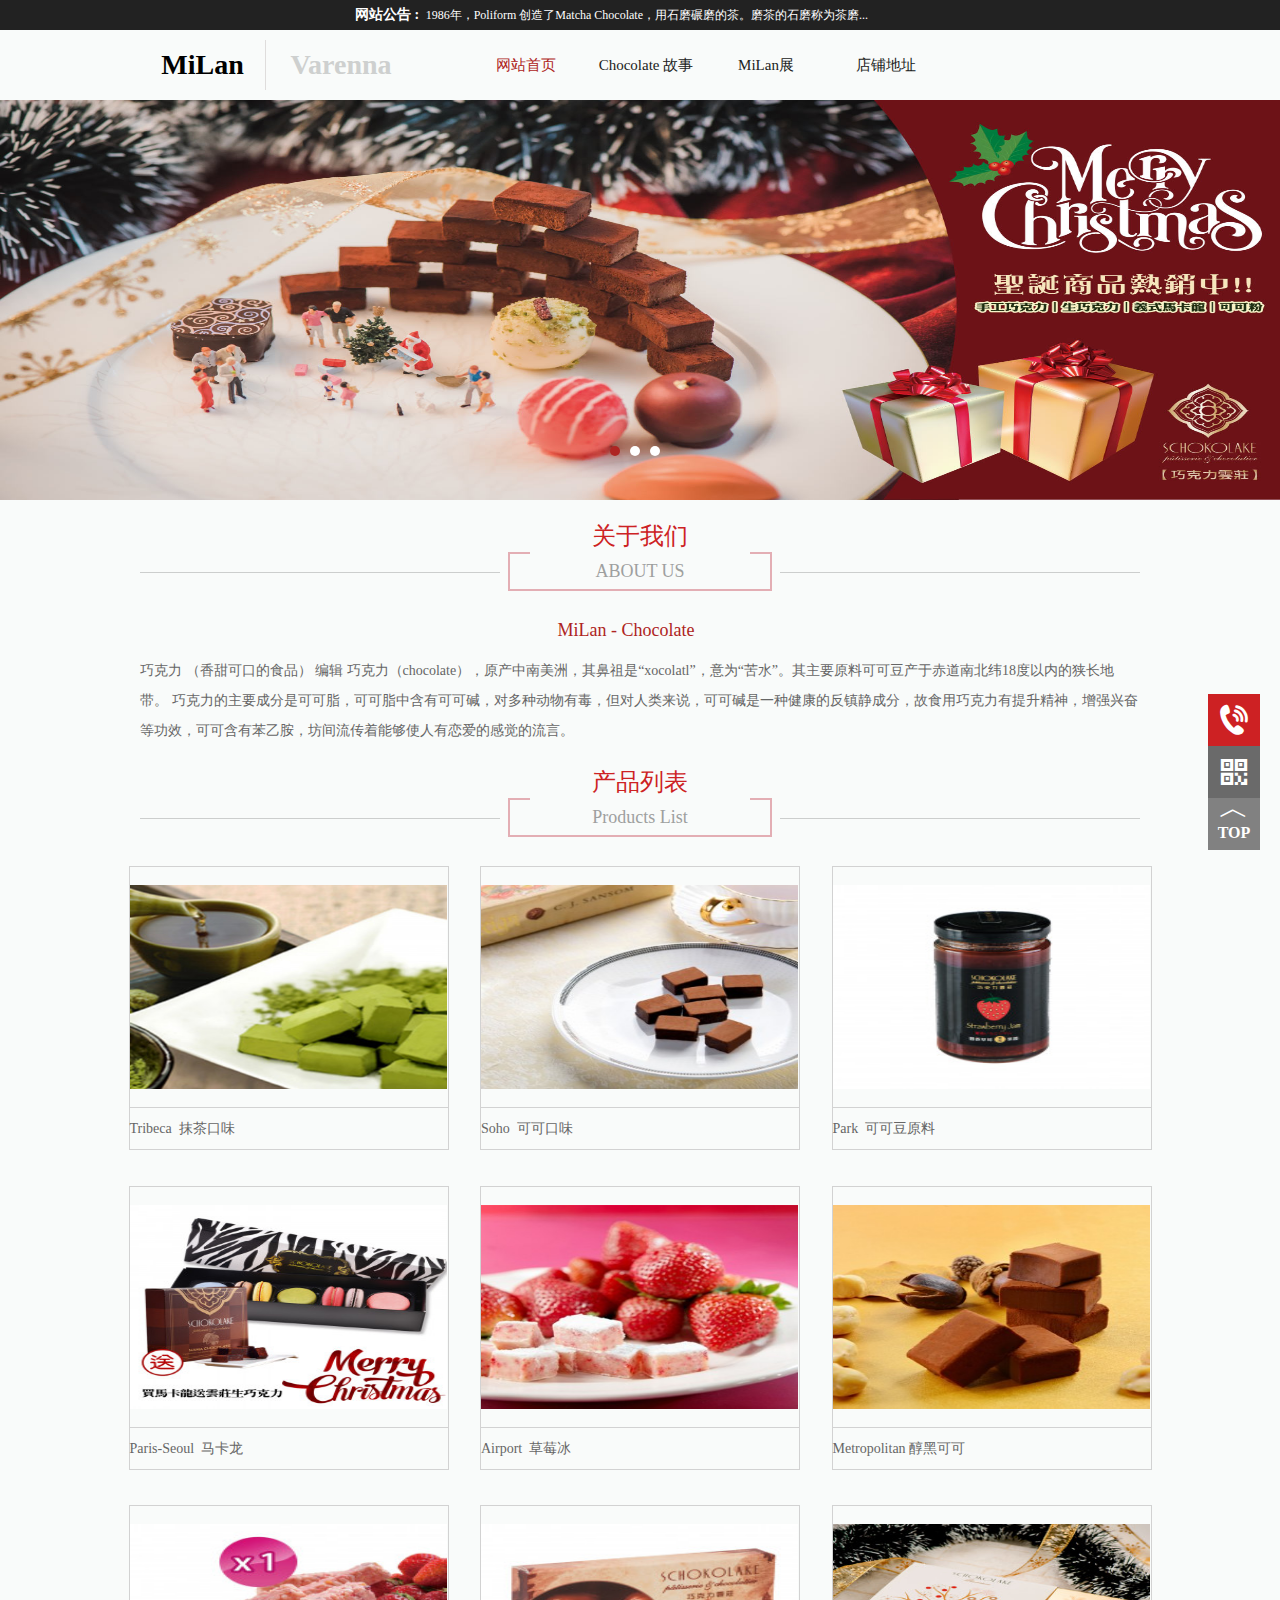
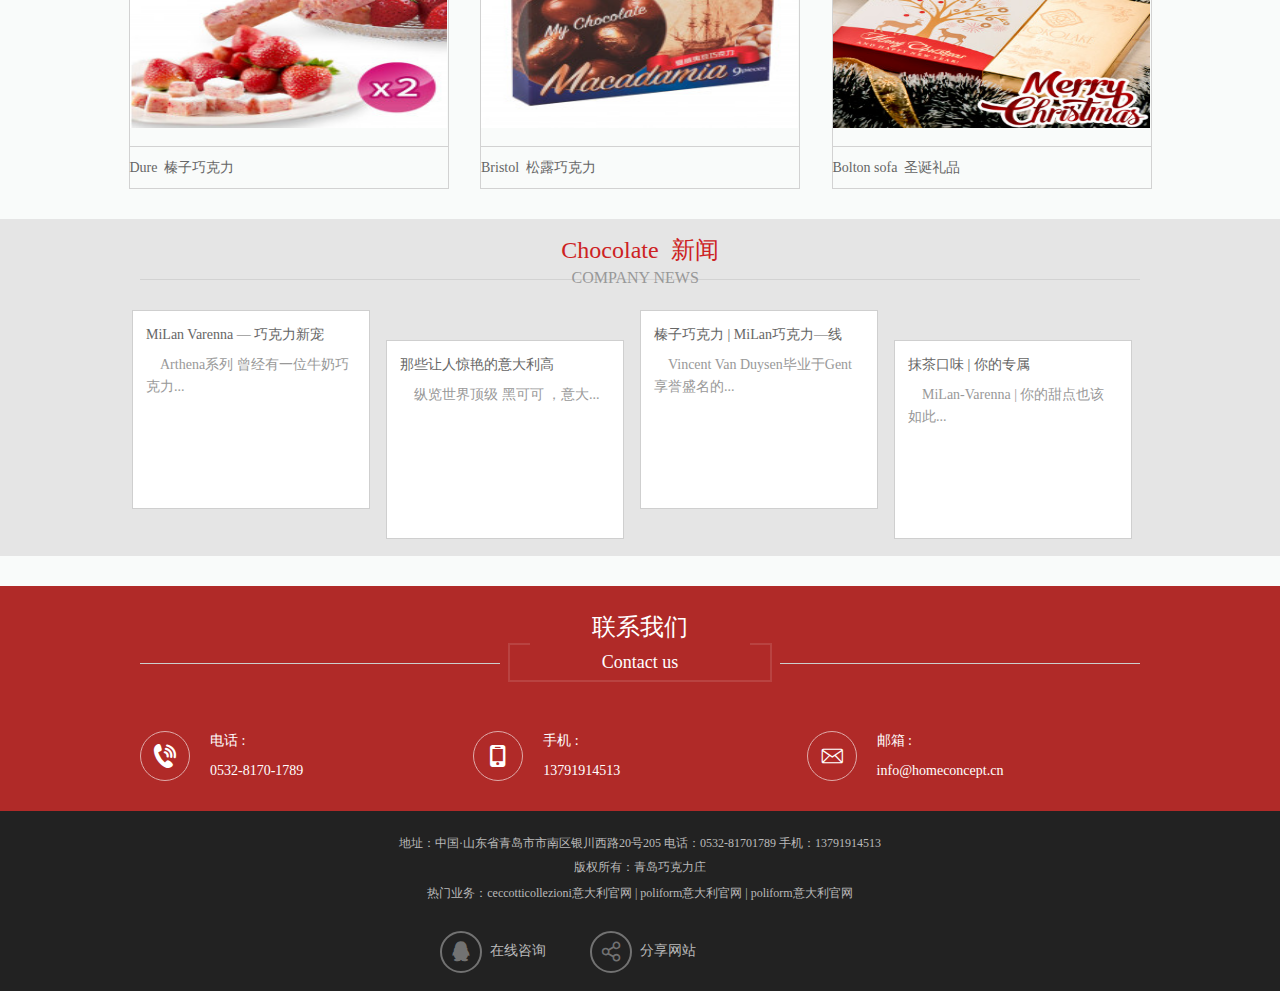
<file: index.html>
<!DOCTYPE html>
<html lang="en">
<head>
	<meta charset="UTF-8">
	<link rel="stylesheet" href="font/iconfont.css">
	<link rel="stylesheet" href="css/index.css">

	<title>Matcha Chocolate</title>
</head>
<body>
	<!-- 头部开始 -->
	<div class="top">
		<div class="top1">
			<span style="font-size:14px; font-weight: 600;">网站公告 :  </span>
			&nbsp;1986年，Poliform 创造了Matcha Chocolate，用石磨碾磨的茶。磨茶的石磨称为茶磨...
		</div>
	</div>
	<div class="nav">
		<div class="nav1">
			<h2 class="h2-1">MiLan</h2>
			<h2 class="h2-1 h2-2">Varenna</h2>
			<a href="index.html" class="nav-list">网站首页</a>
			<a href="ppgs.html" class="nav-list">Chocolate 故事</a>
			<a href="mlz.html" class="nav-list">MiLan展</a>
			<a href="dpdz.html" class="nav-list">店铺地址</a>
		</div>
	</div>
	<!-- 头部结束 -->
	<!-- BANNA开始 -->
	<div class="img">
		<img class="banna active" src="img/qkl1.jpg" alt="">
		<img class="banna" src="img/qkl2.jpg" alt="">
		<img class="banna" src="img/qkl3.jpg" alt="">
		<ul class="radio">
		<li></li>
		<li></li>
		<li></li>
	</ul>
	</div>
	<!-- banna结束 -->
	<!-- guan yu wo men kaishi-->
	<div class="guanyu">
		<div class="guanyu1">
			<div class="gy-top">
				<div class="gy-top1">
					<p>关于我们</p>
					<a class="gy-top2" href="">ABOUT US</a>
					<a class="gy-top3" href=""></a>
				</div>
			</div>
			<h3 class="lishi">MiLan - Chocolate</h3>
			<p class="lishi1">
				
				巧克力 （香甜可口的食品） 编辑 
巧克力（chocolate），原产中南美洲，其鼻祖是“xocolatl”，意为“苦水”。其主要原料可可豆产于赤道南北纬18度以内的狭长地带。
巧克力的主要成分是可可脂，可可脂中含有可可碱，对多种动物有毒，但对人类来说，可可碱是一种健康的反镇静成分，故食用巧克力有提升精神，增强兴奋等功效，可可含有苯乙胺，坊间流传着能够使人有恋爱的感觉的流言。
			</p>
		</div>
	</div>
	<!-- guan yu wo men jieshu -->
	<!-- chan pin list kaishi -->
	<div class="gy-top">
		<div class="gy-top1">
			<p>产品列表</p>
			<a class="gy-top2" href="">Products List</a>
			<a class="gy-top3" href=""></a>
		</div>
	</div>
	<div class="list">
		<ul>
			<li>
				<a href="liebiao.html">
				<div class="img-box">
					 <img class="img-box1" src="img/q4.jpg" alt="">
					  <div class="dw">
					  	<img src="img/link.png" alt="">
					  	<span>MiLan - Chocolate</span>
					  </div>
				 </div>
				 <div class="title">Tribeca &nbsp;抹茶口味</div>
			 	</a>
		    </li>
		    <li>
				<a href="">
				<div class="img-box">
					 <img class="img-box1" src="img/q6.jpg" alt="">
					  <div class="dw">
					  	<img src="img/link.png" alt="">
					  	<span>MiLan - Chocolate</span>
					  </div>
				 </div>
				 <div class="title">Soho &nbsp;可可口味</div>

			 	</a>
		    </li>
		    <li>
				<a href="">
				<div class="img-box">
					 <img class="img-box1" src="img/q9.jpg" alt="">
					  <div class="dw">
					  	<img src="img/link.png" alt="">
					  	<span>MiLan - Chocolate</span>
					  </div>
				 </div>
				 <div class="title">Park &nbsp;可可豆原料</div>

			 	</a>
		    </li>
		    <li>
				<a href="">
				<div class="img-box">
					 <img class="img-box1" src="img/q11.jpg" alt="">
					  <div class="dw">
					  	<img src="img/link.png" alt="">
					  	<span>MiLan - Chocolate</span>
					  </div>
				 </div>
				 <div class="title">Paris-Seoul &nbsp;马卡龙</div>

			 	</a>
		    </li>
		    <li>
				<a href="">
				<div class="img-box">
					 <img class="img-box1" src="img/q8.jpg" alt="">
					  <div class="dw">
					  	<img src="img/link.png" alt="">
					  	<span>MiLan - Chocolate</span>
					  </div>
				 </div>
				 <div class="title">Airport &nbsp;草莓冰</div>
			 	</a>
		    </li>
		    <li>
				<a href="">
				<div class="img-box">
					 <img class="img-box1" src="img/q5.jpg" alt="">
					  <div class="dw">
					  	<img src="img/link.png" alt="">
					  	<span>MiLan - Chocolate</span>
					  </div>
				 </div>
				 <div class="title">Metropolitan 醇黑可可</div>

			 	</a>
		    </li>
		    <li>
				<a href="">
				<div class="img-box">
					 <img class="img-box1" src="img/q3.jpg" alt="">
					  <div class="dw">
					  	<img src="img/link.png" alt="">
					  	<span>MiLan - Chocolate</span>
					  </div>
				 </div>
				 <div class="title">Dure &nbsp;榛子巧克力</div>

			 	</a>
		    </li>
		    <li>
				<a href="">
				<div class="img-box">
					 <img class="img-box1" src="img/q2.jpg" alt="">
					  <div class="dw">
					  	<img src="img/link.png" alt="">
					  	<span>MiLan - Chocolate</span>
					  </div>
				 </div>
				 <div class="title">Bristol &nbsp;松露巧克力</div>

			 	</a>
		    </li>
		    <li>
				<a href="">
				<div class="img-box">
					 <img class="img-box1" src="img/q1.jpg" alt="">
					  <div class="dw">
					  	<img src="img/link.png" alt="">
					  	<span>MiLan - Chocolate</span>
					  </div>
				 </div>
				 <div class="title">Bolton sofa &nbsp;圣诞礼品</div>

			 	</a>
		    </li>
			
		</ul>	
	</div>
	<!-- 公司新闻开始 -->
	<div class="xinwen">
		<div class="xinwen1">
			<h2>Chocolate &nbsp;新闻</h2>
			<span>COMPANY NEWS</span>
		</div>
		<div class="new">
			<a href="" >
				<p class="p1">MiLan Varenna — 巧克力新宠</p>
				<p class="p2">　Arthena系列 曾经有一位牛奶巧克力...</p>
			</a>
			<a href="" style="margin-top: 30px;">
				<p class="p1">那些让人惊艳的意大利高</p>
				<p class="p2">　纵览世界顶级 黑可可 ，意大...</p>
			</a>
			<a href="">
				<p class="p1">榛子巧克力 | MiLan巧克力—线</p>
				<p class="p2">　Vincent Van Duysen毕业于Gent享誉盛名的...</p>
			</a>
			<a href="" style="margin-top: 30px;">
				<p class="p1">抹茶口味 | 你的专属</p>
				<p class="p2">　MiLan-Varenna  | 你的甜点也该如此...</p>
			</a>
		</div>
	</div>
	<!-- 公司新闻结束 -->
	<!-- footer kaishi -->
	<div class="footer">
		<div class="gy-top">
			<div class="gy-top1">
				<p style="background-color:#b02a28; color:#fff">联系我们</p>
				<a class="gy-top2" href="" style="background-color:#b02a28; color:#fff;border: 2px solid #B94341;">Contact us</a>
				<a class="gy-top3" href="" style="background-color:#b02a28; color:#fff"></a>
			</div>
		</div>
		<div class="lx">
			<a href="">
				<div><i class="iconfont icon-dianhua"></i></div>
				<span>电话 :<br>
				0532-8170-1789
				</span>
			</a>
			<a href="">
				<div><i class="iconfont icon-icon-copy"></i></div>
				<span>手机 :<br>
				13791914513
				</span>
			</a>
			<a href="">
				<div><i class="iconfont icon-youxiang"></i></div>
				<span>邮箱 :<br>
				info@homeconcept.cn
				</span>
			</a>
		</div>
	</div>
	<!-- foot kaishi -->
	<div class="foot">
		<div class="foot1">
			<p>地址：中国·山东省青岛市市南区银川西路20号205  电话：0532-81701789 手机：13791914513
				<br>
				版权所有：青岛巧克力庄   
			</p>
			<p>热门业务：ceccotticollezioni意大利官网 | poliform意大利官网 | poliform意大利官网</p>
			<div class="zixun">
				<div>
					<a class="iconfont icon-qq" href=""></a>
					<span>在线咨询</span>
				</div>
				<div>
					<a class="iconfont icon-fenxiang" href=""></a>
					<span>分享网站</span>
				</div>
			</div>
		</div>
	</div>
	<!-- 固定定位开始 -->
	<div class="gd">
		<a class="iconfont icon-dianhua gd1" href="dpdz.html">
			<div class="dh">13791914513</div>
		</a>
		<a class="iconfont icon-erweima gd1 gd2" href="">
			<div class="erweima">
				<img src="img/erweima.png" alt="">
			</div>
		</a>
		<a class="gd1 gd3" href="">︿<br><strong style="font-size:16px;">TOP</strong></a>

	</div>	
</body>
</html>
<script>
	let img = document.querySelectorAll('.banna');
	let dian = document.querySelectorAll('.radio>li');
	let banna = document.querySelector('.img');

	let sum = 0;
	let t = setInterval(move,2000)
		function move(){
			if(sum == img.length){
			sum = 0;
			}
			img.forEach(function(e,i){
				e.style.opacity = 0;
				dian[i].style.background = '#fff';
			})
			img[sum].style.opacity = 1;
			dian[sum].style.background = '#ae2422';
			sum++
	}

	dian.forEach(function(ele,index){

		ele.onclick = function(){
			img.forEach(function(e,i){
				e.style.opacity = 0;
				dian[i].style.background = '#fff';
			})
			img[index].style.opacity = 1;
			ele.style.background = '#ae2422';
			sum = index;
		}
	})

	banna.onmouseover = function(){
		clearInterval(t)
	}
	banna.onmouseout = function(){
	    t = setInterval(move,2000)
	}

</script>
</file>
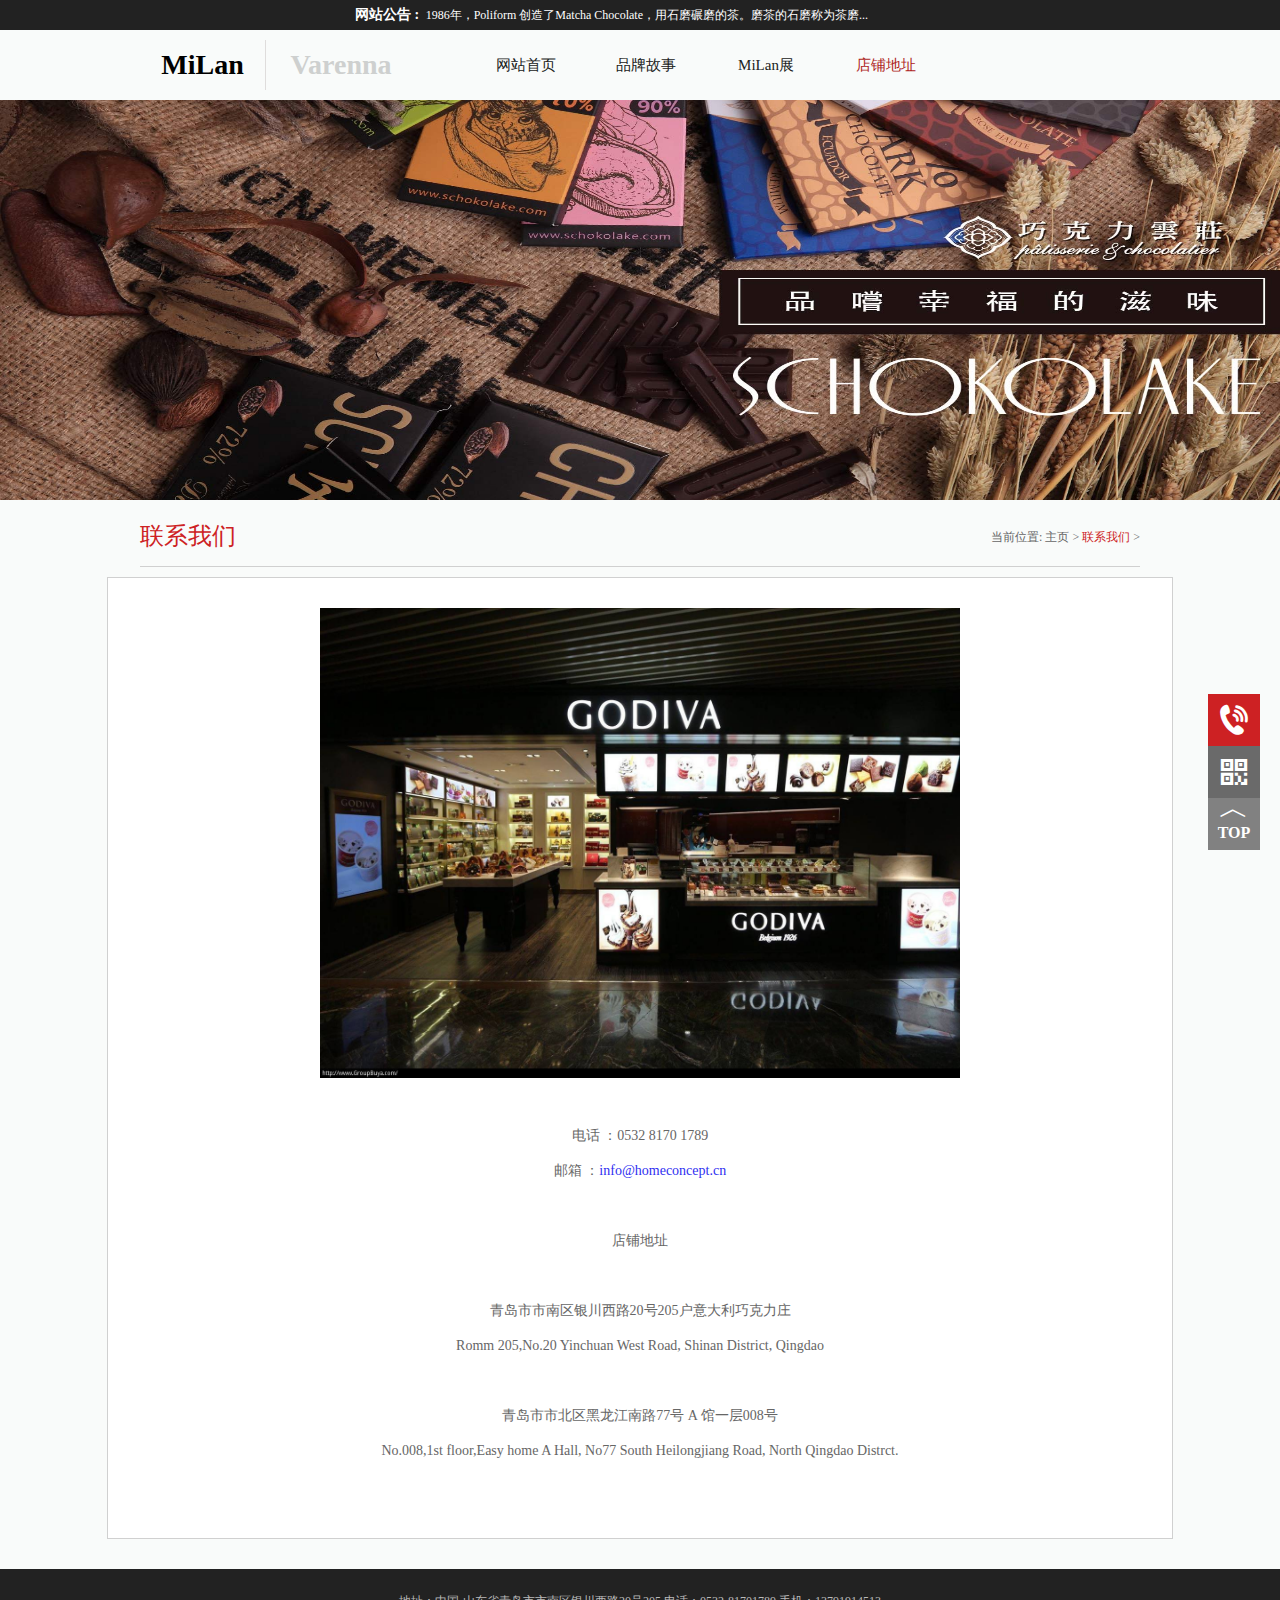
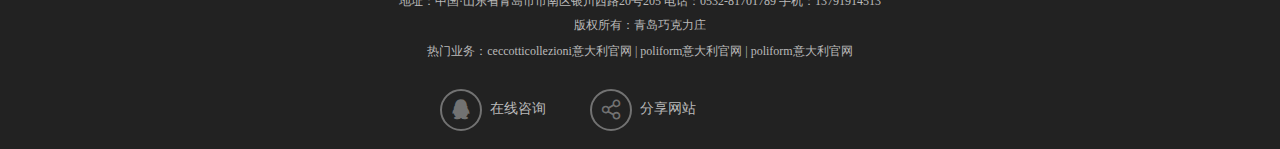
<file: dpdz.html>
<!DOCTYPE html>
<html lang="en">
<head>
	<meta charset="UTF-8">
	<link rel="stylesheet" href="font/iconfont.css">
	<link rel="stylesheet" href="css/dpdz.css">

	<title>品牌地址</title>
</head>
<body>
	<!-- 头部开始 -->
	<div class="top">
		<div class="top1">
			<span style="font-size:14px; font-weight: 600;">网站公告 :  </span>
			&nbsp;1986年，Poliform 创造了Matcha Chocolate，用石磨碾磨的茶。磨茶的石磨称为茶磨...
		</div>
	</div>
	<div class="nav">
		<div class="nav1">
			<h2 class="h2-1">MiLan</h2>
			<h2 class="h2-1 h2-2">Varenna</h2>
			<a href="index.html" class="nav-list">网站首页</a>
			<a href="ppgs.html" class="nav-list">品牌故事</a>
			<a href="mlz.html" class="nav-list">MiLan展</a>
			<a href="dpdz.html" class="nav-list">店铺地址</a>
		</div>
	</div>
	<!-- 头部结束 -->
	<!-- BANNA开始 -->
	<div class="img">
		<img class="banna" src="img/qq1.jpg" alt="">
	</div>
	<!-- banna结束 -->
	<!-- ppls kaishi -->
	<div class="ppls">联系我们
		<div class="ppls-right">当前位置: 
			<a href="index.html"> 主页 </a>
			<span> &gt; </span>
			<a href="dpdz.html"> 联系我们 </a>
			<span> &gt;</span>

		</div>
	</div>
	<!-- 联系我们 开始 -->
	<!-- ppls section kaishi -->
	<div class="con">
		<img src="img/timg (14).jpg" alt="">
		<p style="font-size:14px;">
				
			电话 ：0532 8170 1789
			<br>
			
			邮箱 ：<a style="color:#2f2ff1;">info@homeconcept.cn </a>
			<br>
			<br>
			店铺地址
			<br>
			<br>

			青岛市市南区银川西路20号205户意大利巧克力庄
			<br>

			Romm 205,No.20 Yinchuan West Road, Shinan District, Qingdao
			<br>
			<br>
			青岛市市北区黑龙江南路77号 A 馆一层008号
			<br>

			No.008,1st floor,Easy home A Hall, No77 South Heilongjiang Road, North Qingdao Distrct.
			<br>
			<br>
			<br>
		</p>
	</div>
	<!-- foot kaishi -->
	<div class="foot">
		<div class="foot1">
			<p>地址：中国·山东省青岛市市南区银川西路20号205  电话：0532-81701789 手机：13791914513
				<br>
				版权所有：青岛巧克力庄   
			</p>
			<p>热门业务：ceccotticollezioni意大利官网 | poliform意大利官网 | poliform意大利官网</p>
			<div class="zixun">
				<div>
					<a class="iconfont icon-qq" href=""></a>
					<span>在线咨询</span>
				</div>
				<div>
					<a class="iconfont icon-fenxiang" href=""></a>
					<span>分享网站</span>
				</div>
			</div>
		</div>
	</div>
	<!-- 固定定位开始 -->
	<div class="gd">
		<a class="iconfont icon-dianhua gd1" href="dpdz.html">
			<div class="dh">13791914513</div>
		</a>
		<a class="iconfont icon-erweima gd1 gd2" href="">
			<div class="erweima">
				<img src="img/erweima.png" alt="">
			</div>
		</a>
		<a class="gd1 gd3" href="">︿<br><strong style="font-size:16px;">TOP</strong></a>
	</div>
</body>
</html>
</file>
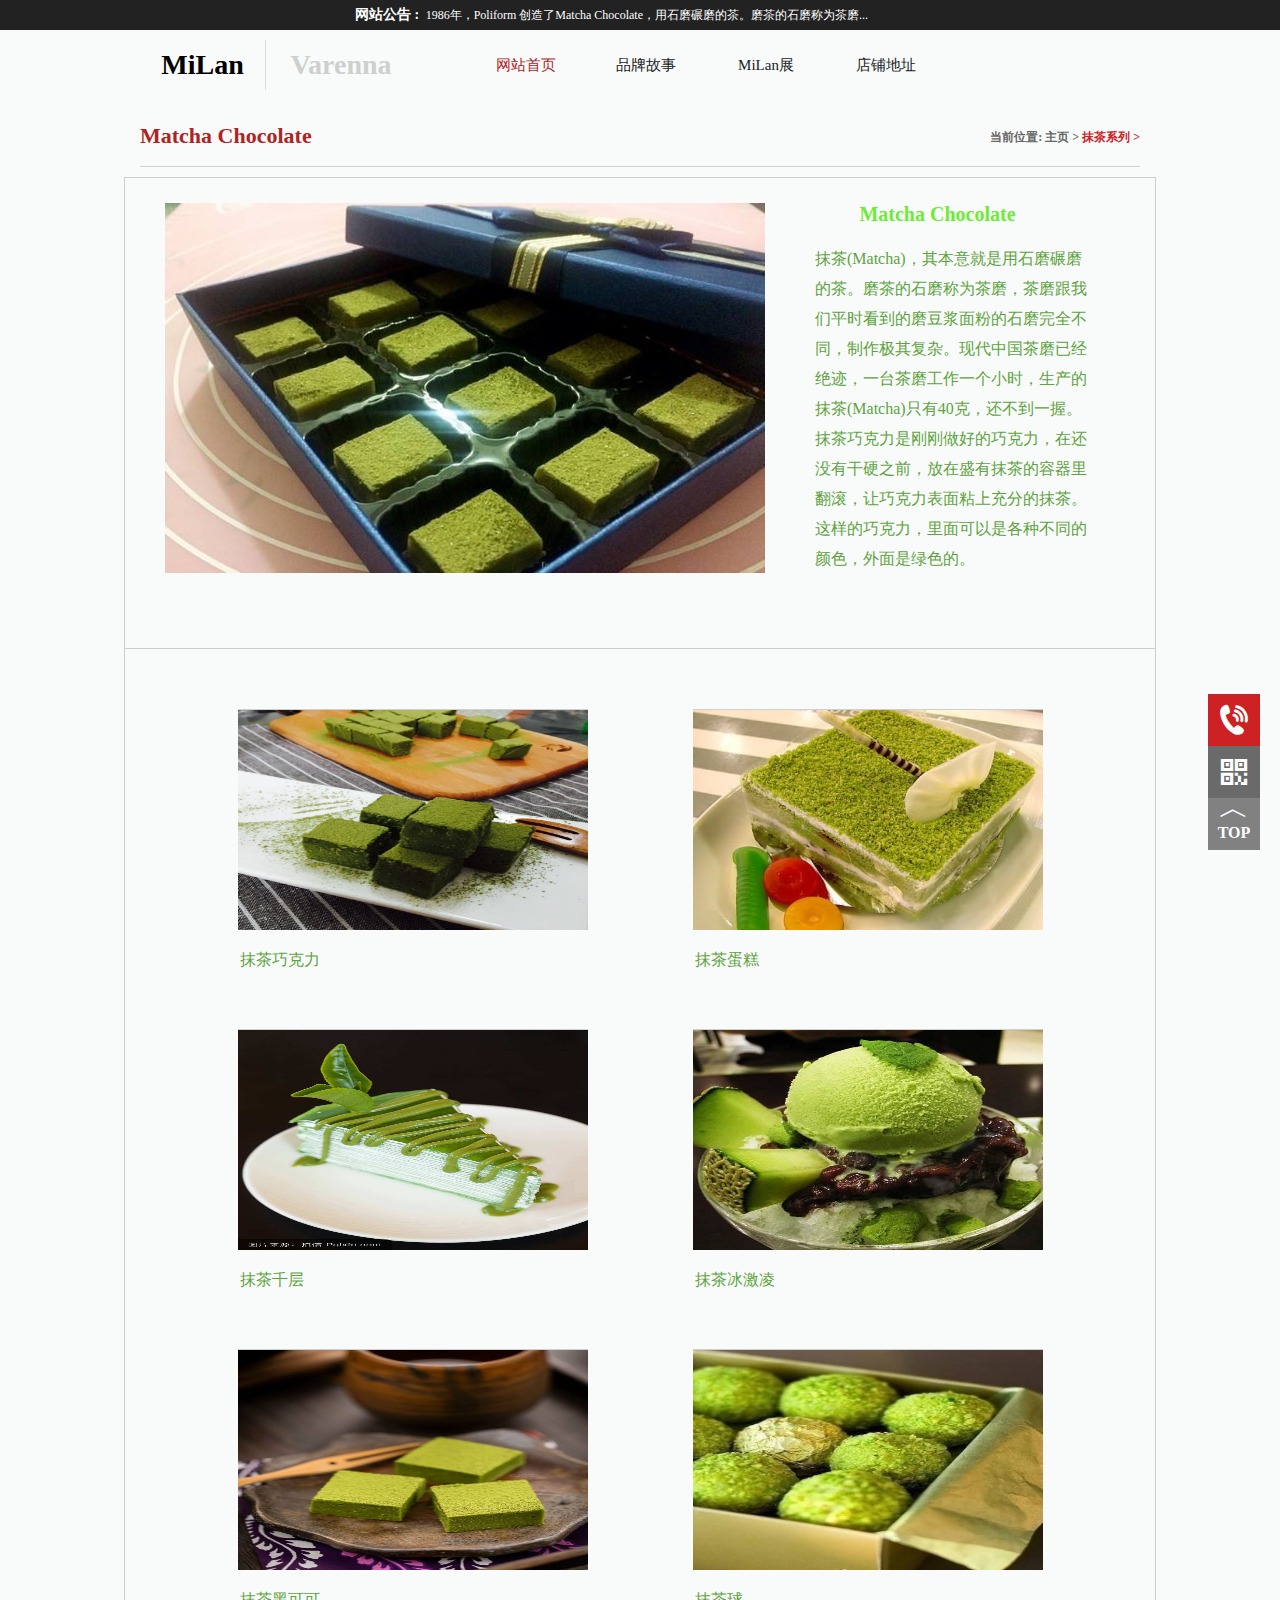
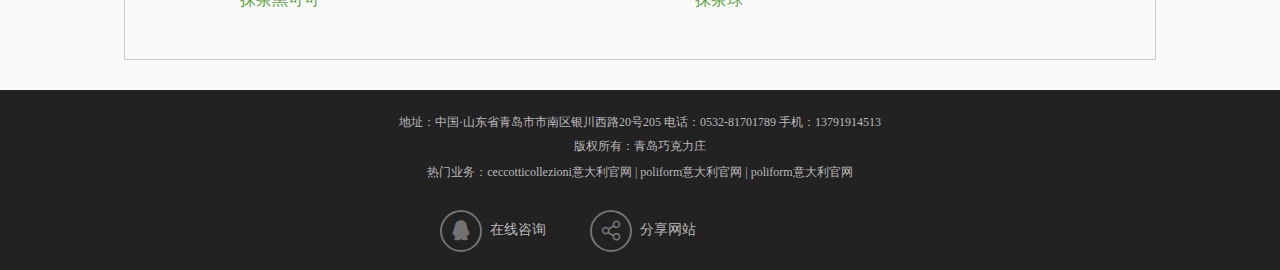
<file: liebiao.html>
<!DOCTYPE html>
<html lang="en">
<head>
	<meta charset="UTF-8">
	<link rel="stylesheet" href="font/iconfont.css">
	<link rel="stylesheet" href="css/liebiao.css">
	<title>列表</title>
</head>
<body>
	<!-- 头部开始 -->
	<div class="top">
		<div class="top1">
			<span style="font-size:14px; font-weight: 600;">网站公告 :  </span>
			&nbsp;1986年，Poliform 创造了Matcha Chocolate，用石磨碾磨的茶。磨茶的石磨称为茶磨...
		</div>
	</div>
	<div class="nav">
		<div class="nav1">
			<h2 class="h2-1">MiLan</h2>
			<h2 class="h2-1 h2-2">Varenna</h2>
			<a href="index.html" class="nav-list">网站首页</a>
			<a href="ppgs.html" class="nav-list">品牌故事</a>
			<a href="mlz.html" class="nav-list">MiLan展</a>
			<a href="dpdz.html" class="nav-list">店铺地址</a>
		</div>
	</div>
	<!-- 头部结束 -->
	<!-- milan 客厅列表 -->
	<!-- ppls kaishi -->
	<div class="ppls">Matcha Chocolate
		<div class="ppls-right">当前位置: 
			<a href="index.html"> 主页 </a>
			<span> &gt; </span>
			<a href="liebiao.html"> 抹茶系列 </a>
			<span style="color:#cd2223;"> &gt;</span>
		</div>
	</div>
	<!-- 客厅系列开始 -->
	<div class="ktxl">
		<div class="list">
			<div class="xqy-left">
				<a href=""><img src="img/timg.jpg" alt=""></a>
			</div>
			<div class="xqy-right">
				<h3>Matcha Chocolate</h3><br>
				<p>抹茶(Matcha)，其本意就是用石磨碾磨的茶。磨茶的石磨称为茶磨，茶磨跟我们平时看到的磨豆浆面粉的石磨完全不同，制作极其复杂。现代中国茶磨已经绝迹，一台茶磨工作一个小时，生产的抹茶(Matcha)只有40克，还不到一握。<br>
				抹茶巧克力是刚刚做好的巧克力，在还没有干硬之前，放在盛有抹茶的容器里翻滚，让巧克力表面粘上充分的抹茶。这样的巧克力，里面可以是各种不同的颜色，外面是绿色的。</p>
			</div>
		</div>
		<!-- liebiao kaishi -->
		<ul class="tpk">	
			<li>
				<div class="tu">
					<a href="xingqing.html"><img src="img/timg (1).jpg" alt=""></a>
				</div>
				<div class="di">
					<p>抹茶巧克力</p>
				</div>
			</li>
			<li>
				<div class="tu">
					<a href="xqy.html"><img src="img/timg (6).jpg" alt=""></a>
				</div>
				<div class="di">
					<p>抹茶蛋糕</p>
				</div>
			</li>
			<li>
				<div class="tu">
					<a href=""><img src="img/timg (7).jpg" alt=""></a>
				</div>
				<div class="di">
					<p>抹茶千层</p>
				</div>
			</li>
			<li>
				<div class="tu">
					<a href=""><img src="img/timg (8).jpg" alt=""></a>
				</div>
				<div class="di">
					<p>抹茶冰激凌</p>
				</div>
			</li>
			<li>
				<div class="tu">
					<a href=""><img src="img/timg (4).jpg" alt=""></a>
				</div>
				<div class="di">
					<p>抹茶黑可可</p>
				</div>
			</li>
			<li>
				<div class="tu">
					<a href=""><img src="img/timg (3).jpg" alt=""></a>
				</div>
				<div class="di">
					<p>抹茶球</p>
				</div>
			</li>
		</ul>
	</div>
	<!-- foot kaishi -->
	<div class="foot">
		<div class="foot1">
			<p>地址：中国·山东省青岛市市南区银川西路20号205  电话：0532-81701789 手机：13791914513
				<br>
				版权所有：青岛巧克力庄   
			</p>
			<p>热门业务：ceccotticollezioni意大利官网 | poliform意大利官网 | poliform意大利官网</p>
			<div class="zixun">
				<div>
					<a class="iconfont icon-qq" href=""></a>
					<span>在线咨询</span>
				</div>
				<div>
					<a class="iconfont icon-fenxiang" href=""></a>
					<span>分享网站</span>
				</div>
			</div>
		</div>
	</div>
	<!-- 固定定位开始 -->
	<div class="gd">
		<a class="iconfont icon-dianhua gd1" href="dpdz.html">
			<div class="dh">13791914513</div>
		</a>
		<a class="iconfont icon-erweima gd1 gd2" href="">
			<div class="erweima">
				<img src="img/erweima.png" alt="">
			</div>
		</a>
		<a class="gd1 gd3" href="">︿<br><strong style="font-size:16px;">TOP</strong></a>
	</div>
</body>
</html>
</file>
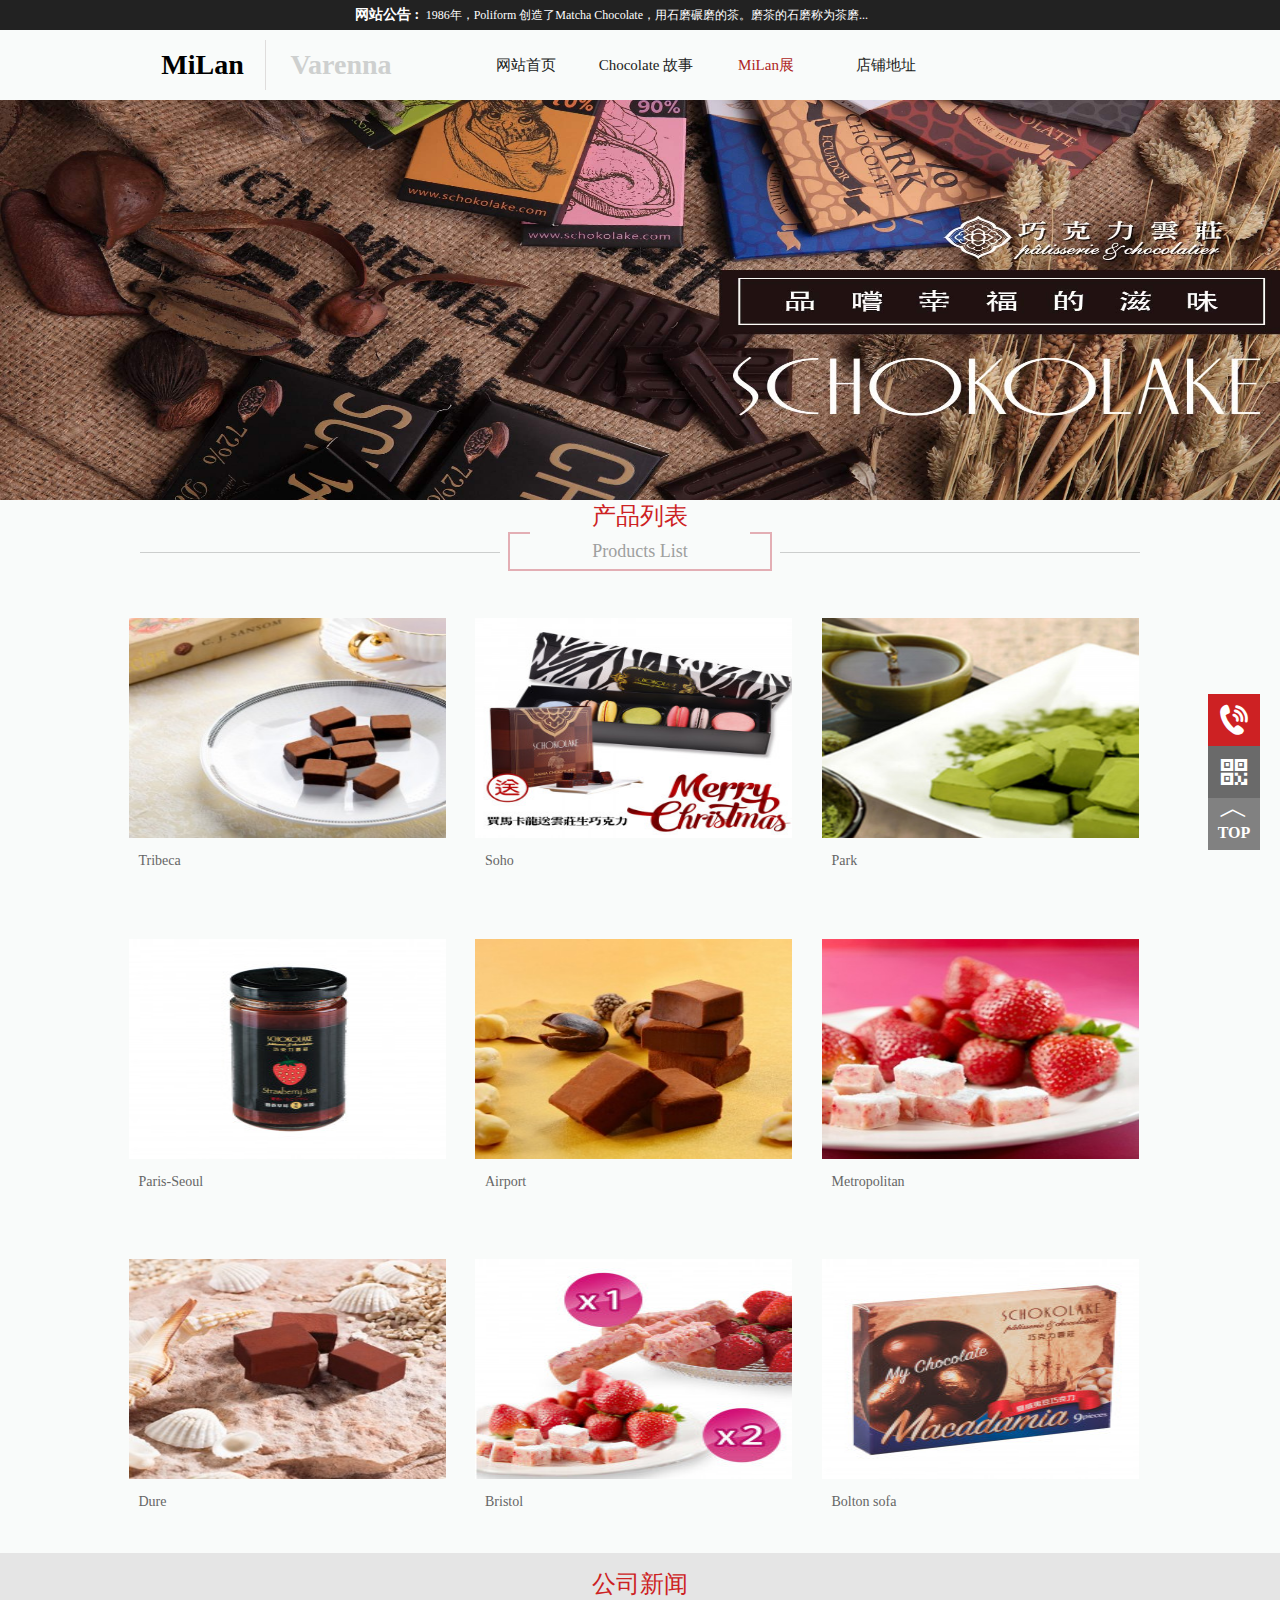
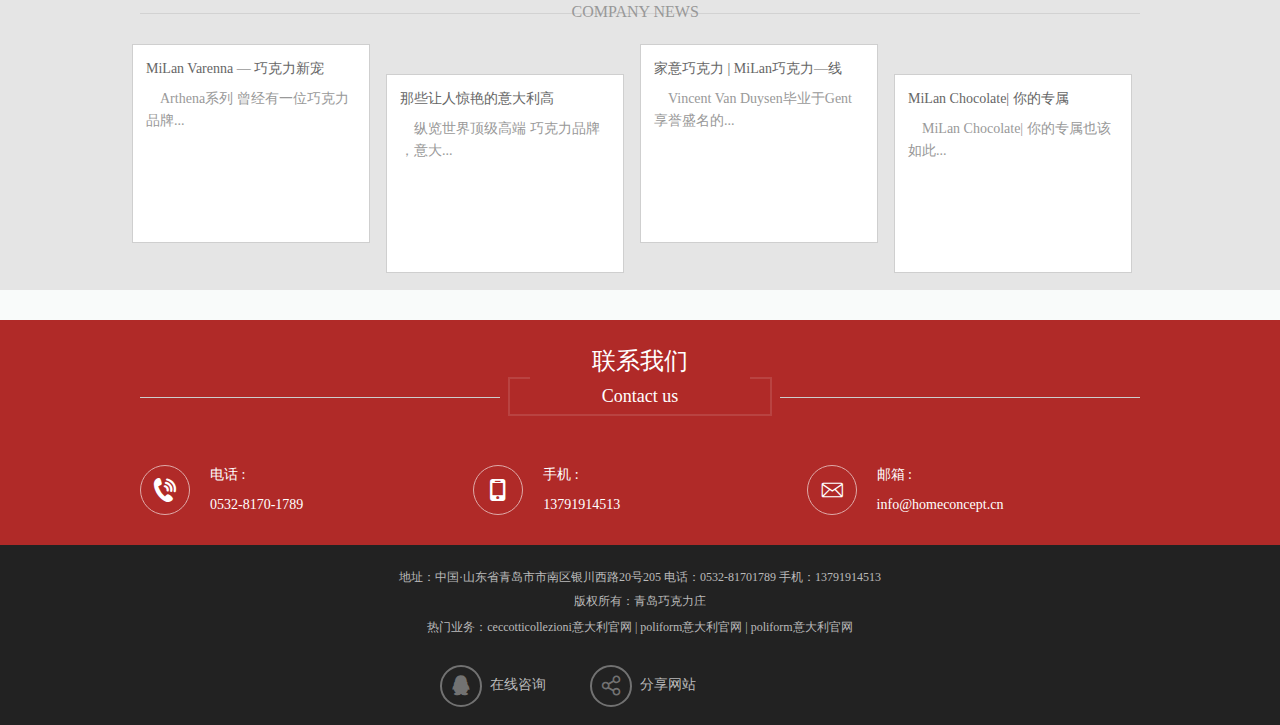
<file: mlz.html>
<!DOCTYPE html>
<html lang="en">
<head>
	<meta charset="UTF-8">
	<link rel="stylesheet" href="font/iconfont.css">
	<link rel="stylesheet" href="css/mlz.css">

	<title>MiLan展</title>
</head>
<body>
		<!-- 头部开始 -->
	<div class="top">
		<div class="top1">
			<span style="font-size:14px; font-weight: 600;">网站公告 :  </span>
			&nbsp;1986年，Poliform 创造了Matcha Chocolate，用石磨碾磨的茶。磨茶的石磨称为茶磨...
		</div>
	</div>
	<div class="nav">
		<div class="nav1">
			<h2 class="h2-1">MiLan</h2>
			<h2 class="h2-1 h2-2">Varenna</h2>
			<a href="index.html" class="nav-list">网站首页</a>
			<a href="ppgs.html" class="nav-list">Chocolate 故事</a>
			<a href="mlz.html" class="nav-list">MiLan展</a>
			<a href="dpdz.html" class="nav-list">店铺地址</a>
		</div>
	</div>
	<!-- 头部结束 -->
	<!-- BANNA开始 -->
	<div class="img">
		<img class="banna" src="img/qq1.jpg"  title="BANNA" alt="">
	</div>
	<!-- banna结束 -->
		<!-- chan pin list kaishi -->
	<div class="gy-top">
		<div class="gy-top1">
			<p>产品列表</p>
			<a class="gy-top2" href="">Products List</a>
			<a class="gy-top3" href=""></a>
		</div>
	</div>
	<div class="list">
		<ul>
			<li>
				<a href="">
				<div class="img-box">
					 <img class="img-box1" src="img/q6.jpg" alt="">
					  <div class="dw">
				  		巧克力的主要成分是可可脂，可可脂中含有可可碱，对多种动物有毒，但对人类来说，可可碱是一种健康的反镇静成分，故食用巧克力有提升精神，增强兴奋等功效，可可含有苯乙胺，坊间流传着能够使人有恋爱的感觉的流言。
					  </div>
				 </div>
				 <div class="title">Tribeca </div>
			 	</a>
		    </li>
		    <li>
				<a href="xingqing2.html">
				<div class="img-box">
					 <img class="img-box1" src="img/q11.jpg" alt="">
					  <div class="dw">
						巧克力的主要成分是可可脂，可可脂中含有可可碱，对多种动物有毒，但对人类来说，可可碱是一种健康的反镇静成分，故食用巧克力有提升精神，增强兴奋等功效，可可含有苯乙胺，坊间流传着能够使人有恋爱的感觉的流言。 	
					  </div>
				 </div>
				 <div class="title">Soho </div>
			 	</a>
		    </li>
		    <li>
				<a href="">
				<div class="img-box">
					 <img class="img-box1" src="img/q4.jpg" alt="">
					  <div class="dw">
					  	巧克力的主要成分是可可脂，可可脂中含有可可碱，对多种动物有毒，但对人类来说，可可碱是一种健康的反镇静成分，故食用巧克力有提升精神，增强兴奋等功效，可可含有苯乙胺，坊间流传着能够使人有恋爱的感觉的流言。
					  </div>
				 </div>
				 <div class="title">Park </div>

			 	</a>
		    </li>
		    <li>
				<a href="">
				<div class="img-box">
					 <img class="img-box1" src="img/q9.jpg" alt="">
					  <div class="dw">
					  	巧克力的主要成分是可可脂，可可脂中含有可可碱，对多种动物有毒，但对人类来说，可可碱是一种健康的反镇静成分，故食用巧克力有提升精神，增强兴奋等功效，可可含有苯乙胺，坊间流传着能够使人有恋爱的感觉的流言。
					  </div>
				 </div>
				 <div class="title">Paris-Seoul </div>

			 	</a>
		    </li>
		    <li>
				<a href="">
				<div class="img-box">
					 <img class="img-box1" src="img/q5.jpg" alt="">
					  <div class="dw">
					  	巧克力的主要成分是可可脂，可可脂中含有可可碱，对多种动物有毒，但对人类来说，可可碱是一种健康的反镇静成分，故食用巧克力有提升精神，增强兴奋等功效，可可含有苯乙胺，坊间流传着能够使人有恋爱的感觉的流言。
					  </div>
				 </div>
				 <div class="title">Airport </div>
			 	</a>
		    </li>
		    <li>
				<a href="">
				<div class="img-box">
					 <img class="img-box1" src="img/q8.jpg" alt="">
					  <div class="dw">
					  	巧克力的主要成分是可可脂，可可脂中含有可可碱，对多种动物有毒，但对人类来说，可可碱是一种健康的反镇静成分，故食用巧克力有提升精神，增强兴奋等功效，可可含有苯乙胺，坊间流传着能够使人有恋爱的感觉的流言。
					  </div>
				 </div>
				 <div class="title">Metropolitan </div>

			 	</a>
		    </li>
		    <li>
				<a href="">
				<div class="img-box">
					 <img class="img-box1" src="img/q7.jpg" alt="">
					  <div class="dw">
					  	巧克力的主要成分是可可脂，可可脂中含有可可碱，对多种动物有毒，但对人类来说，可可碱是一种健康的反镇静成分，故食用巧克力有提升精神，增强兴奋等功效，可可含有苯乙胺，坊间流传着能够使人有恋爱的感觉的流言。
					  </div>
				 </div>
				 <div class="title">Dure </div>

			 	</a>
		    </li>
		    <li>
				<a href="">
				<div class="img-box">
					 <img class="img-box1" src="img/q3.jpg" alt="">
					  <div class="dw">
					  	巧克力的主要成分是可可脂，可可脂中含有可可碱，对多种动物有毒，但对人类来说，可可碱是一种健康的反镇静成分，故食用巧克力有提升精神，增强兴奋等功效，可可含有苯乙胺，坊间流传着能够使人有恋爱的感觉的流言。
					  </div>
				 </div>
				 <div class="title">Bristol </div>

			 	</a>
		    </li>
		    <li>
				<a href="">
				<div class="img-box">
					 <img class="img-box1" src="img/q2.jpg" alt="">
					  <div class="dw">
					  	巧克力的主要成分是可可脂，可可脂中含有可可碱，对多种动物有毒，但对人类来说，可可碱是一种健康的反镇静成分，故食用巧克力有提升精神，增强兴奋等功效，可可含有苯乙胺，坊间流传着能够使人有恋爱的感觉的流言。
					  </div>
				 </div>
				 <div class="title">Bolton sofa </div>

			 	</a>
		    </li>
			
		</ul>	
	</div>
	<!-- 公司新闻开始 -->
	<div class="xinwen">
		<div class="xinwen1">
			<h2>公司新闻</h2>
			<span>COMPANY NEWS</span>
		</div>
		<div class="new">
			<a href="" >
				<p class="p1">MiLan Varenna — 巧克力新宠</p>
				<p class="p2">　Arthena系列 曾经有一位巧克力品牌...</p>
			</a>
			<a href="" style="margin-top: 30px;">
				<p class="p1">那些让人惊艳的意大利高</p>
				<p class="p2">　纵览世界顶级高端 巧克力品牌 ，意大...</p>
			</a>
			<a href="">
				<p class="p1">家意巧克力 | MiLan巧克力—线</p>
				<p class="p2">　Vincent Van Duysen毕业于Gent享誉盛名的...</p>
			</a>
			<a href="" style="margin-top: 30px;">
				<p class="p1">MiLan Chocolate| 你的专属</p>
				<p class="p2">　MiLan Chocolate| 你的专属也该如此...</p>
			</a>
		</div>
	</div>
	<!-- 公司新闻结束 -->
	<!-- footer kaishi -->
	<div class="footer">
		<div class="gy-top">
			<div class="gy-top1">
				<p style="background-color:#b02a28; color:#fff">联系我们</p>
				<a class="gy-top2" href="" style="background-color:#b02a28; color:#fff;border: 2px solid #B94341;">Contact us</a>
				<a class="gy-top3" href="" style="background-color:#b02a28; color:#fff"></a>
			</div>
		</div>
		<div class="lx">
			<a href="">
				<div><i class="iconfont icon-dianhua"></i></div>
				<span>电话 :<br>
				0532-8170-1789
				</span>
			</a>
			<a href="">
				<div><i class="iconfont icon-icon-copy"></i></div>
				<span>手机 :<br>
				13791914513
				</span>
			</a>
			<a href="">
				<div><i class="iconfont icon-youxiang"></i></div>
				<span>邮箱 :<br>
				info@homeconcept.cn
				</span>
			</a>
		</div>
	</div>
	<div class="foot">
		<div class="foot1">
			<p>地址：中国·山东省青岛市市南区银川西路20号205  电话：0532-81701789 手机：13791914513
				<br>
				版权所有：青岛巧克力庄   
			</p>
			<p>热门业务：ceccotticollezioni意大利官网 | poliform意大利官网 | poliform意大利官网</p>
			<div class="zixun">
				<div>
					<a class="iconfont icon-qq" href=""></a>
					<span>在线咨询</span>
				</div>
				<div>
					<a class="iconfont icon-fenxiang" href=""></a>
					<span>分享网站</span>
				</div>
			</div>
		</div>
	</div>
	<!-- 固定定位开始 -->
	<div class="gd">
		<a class="iconfont icon-dianhua gd1" href="dpdz.html">
			<div class="dh">13791914513</div>
		</a>
		<a class="iconfont icon-erweima gd1 gd2" href="">
			<div class="erweima">
				<img src="img/erweima.png" alt="">
			</div>
		</a>
		<a class="gd1 gd3" href="">︿<br><strong style="font-size:16px;">TOP</strong></a>

	</div>
</body>
</html>
</file>
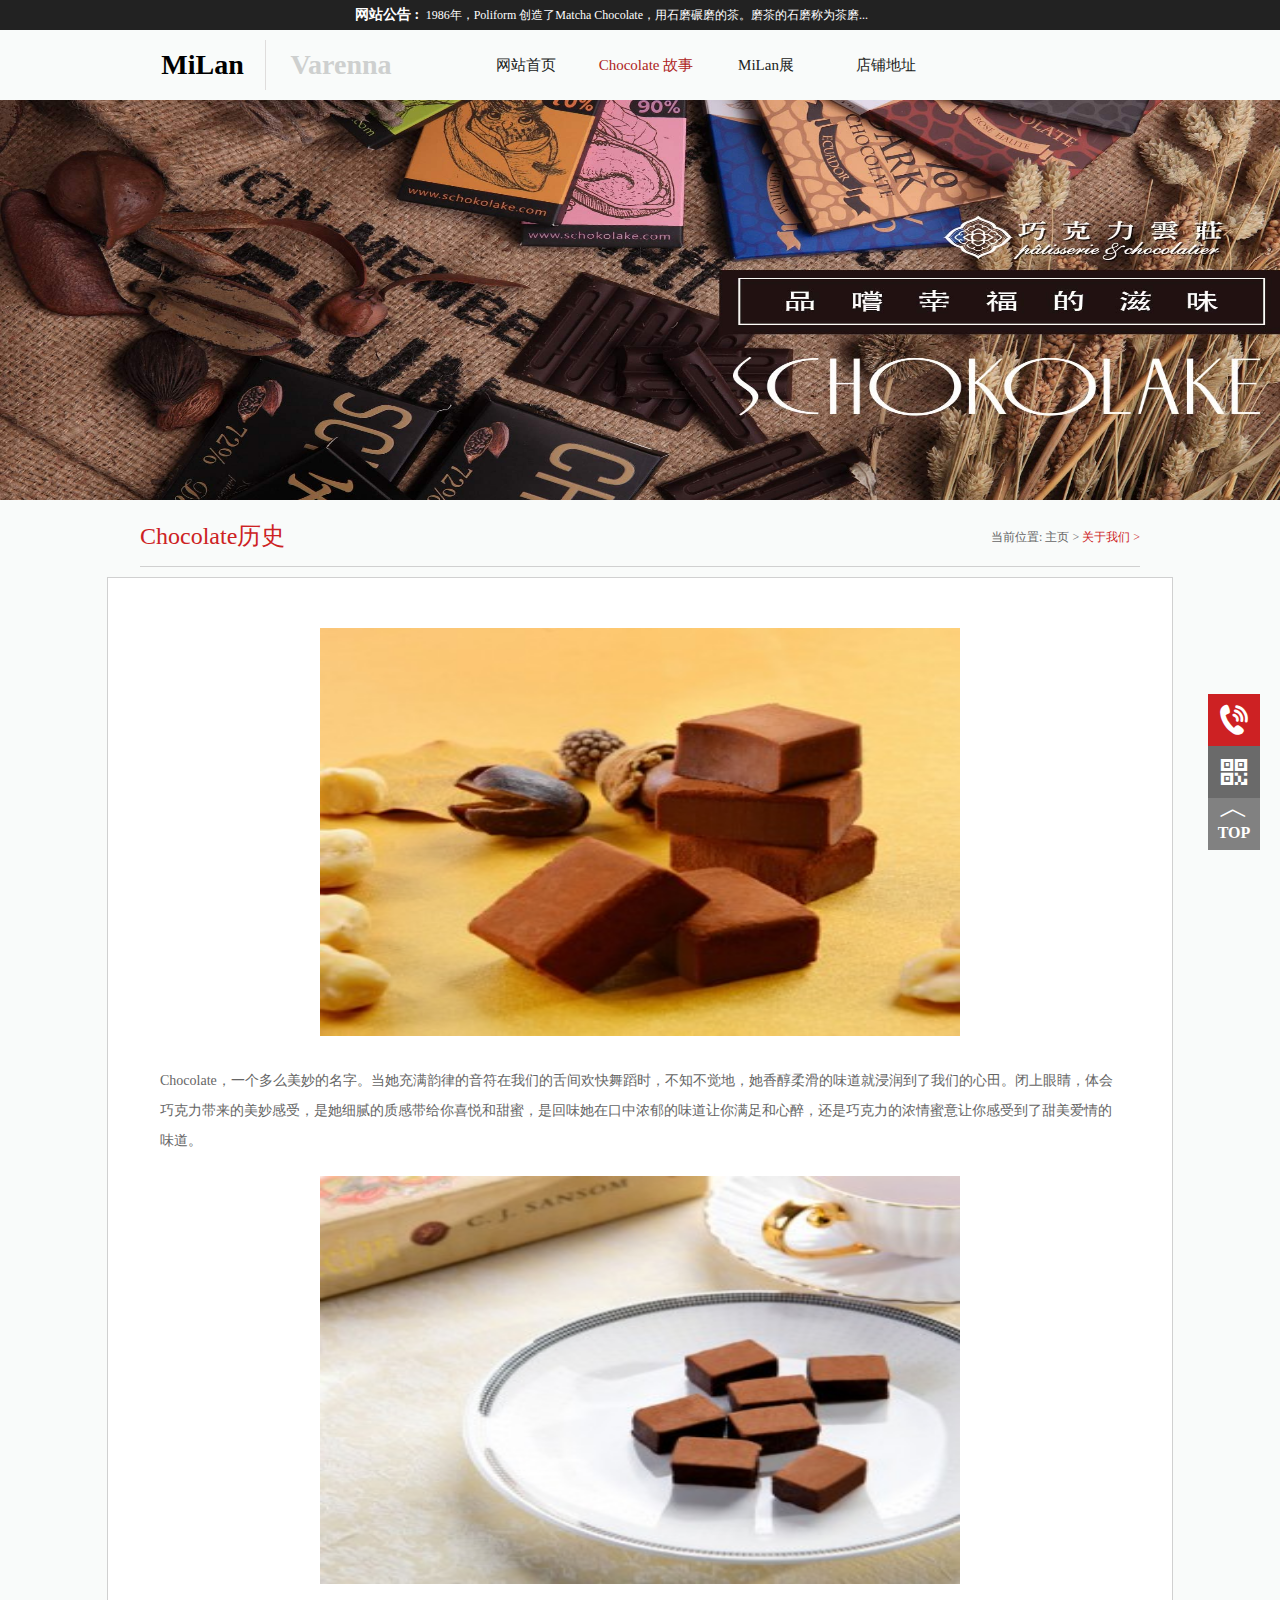
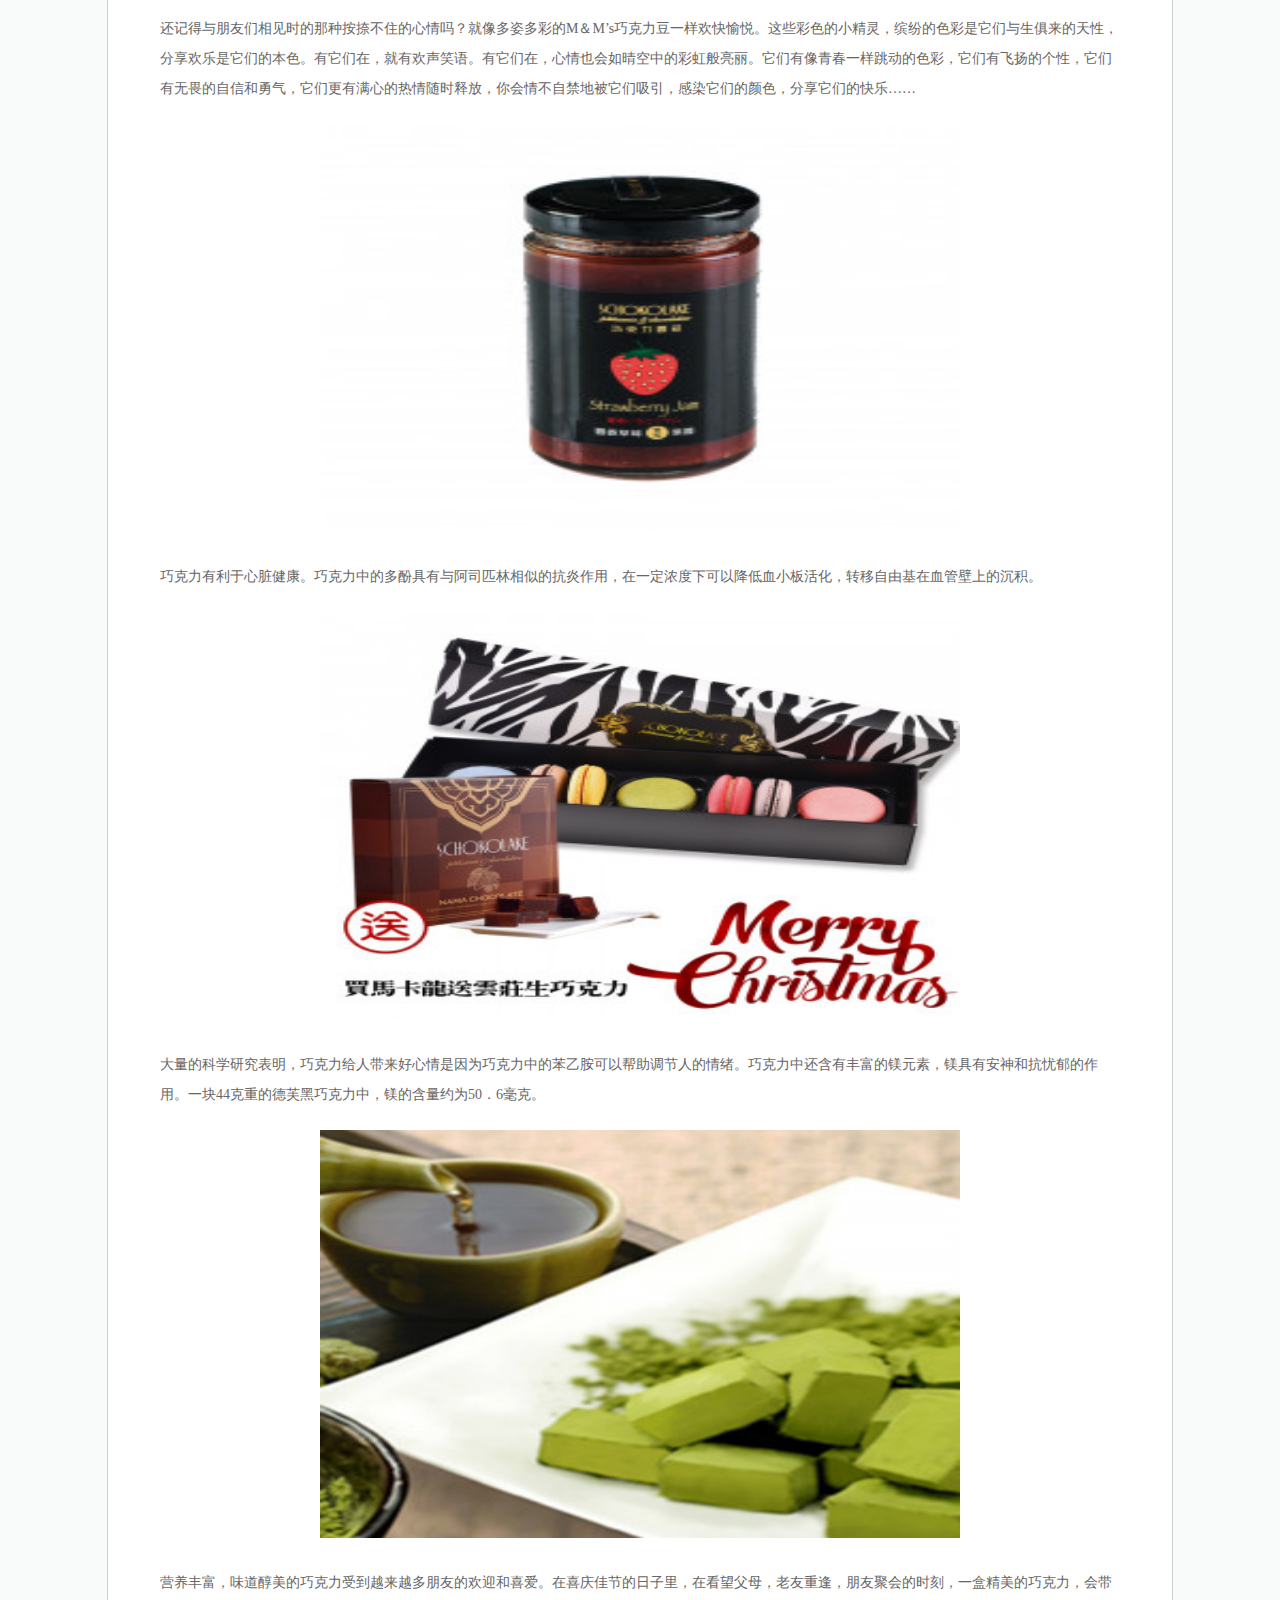
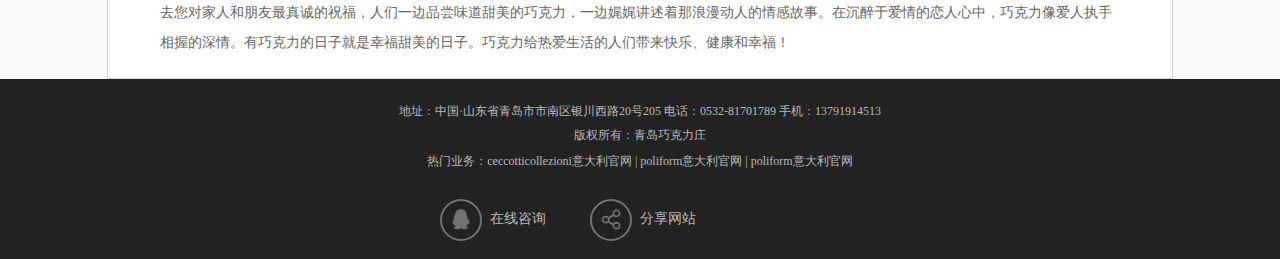
<file: ppgs.html>
<!DOCTYPE html>
<html lang="en">
<head>
	<meta charset="UTF-8">
	<link rel="stylesheet" href="font/iconfont.css">
	<link rel="stylesheet" href="css/ppgs.css">

	<title>Chocolate故事</title>
</head>
<body>
	<!-- 头部开始 -->
	<div class="top">
		<div class="top1">
			<span style="font-size:14px; font-weight: 600;">网站公告 :  </span>
			&nbsp;1986年，Poliform 创造了Matcha Chocolate，用石磨碾磨的茶。磨茶的石磨称为茶磨...
		</div>
	</div>
	<div class="nav">
		<div class="nav1">
			<h2 class="h2-1">MiLan</h2>
			<h2 class="h2-1 h2-2">Varenna</h2>
			<a href="index.html" class="nav-list">网站首页</a>
			<a href="ppgs.html" class="nav-list">Chocolate 故事</a>
			<a href="mlz.html" class="nav-list">MiLan展</a>
			<a href="dpdz.html" class="nav-list">店铺地址</a>
		</div>
	</div>
	<!-- 头部结束 -->
	<!-- BANNA开始 -->
	<div class="img">
		<img class="banna" src="img/qq1.jpg" alt="">
	</div>
	<!-- banna结束 -->
	<!-- ppls kaishi -->
	<div class="ppls">Chocolate历史
		<div class="ppls-right">当前位置: 
			<a href="index.html"> 主页 </a>
			<span> &gt; </span>
			<a href="ppgs.html" style="color:#cd2223;"> 关于我们 </a>
			<span style="color:#cd2223;"> &gt;</span>

		</div>
	</div>
	<!-- ppls section kaishi -->
	<div class="con">
		<ul class="xik">
        		<li>
        			<a href=""><img src="img/q5.jpg" alt=""></a>
	        		<p>
		        		Chocolate，一个多么美妙的名字。当她充满韵律的音符在我们的舌间欢快舞蹈时，不知不觉地，她香醇柔滑的味道就浸润到了我们的心田。闭上眼睛，体会巧克力带来的美妙感受，是她细腻的质感带给你喜悦和甜蜜，是回味她在口中浓郁的味道让你满足和心醉，还是巧克力的浓情蜜意让你感受到了甜美爱情的味道。
	        		</p>
        		</li>
        		<li>
        			<a href=""><img src="img/q6.jpg" alt=""></a>
	        		<p>
		        		
		还记得与朋友们相见时的那种按捺不住的心情吗？就像多姿多彩的M＆M’s巧克力豆一样欢快愉悦。这些彩色的小精灵，缤纷的色彩是它们与生俱来的天性，分享欢乐是它们的本色。有它们在，就有欢声笑语。有它们在，心情也会如晴空中的彩虹般亮丽。它们有像青春一样跳动的色彩，它们有飞扬的个性，它们有无畏的自信和勇气，它们更有满心的热情随时释放，你会情不自禁地被它们吸引，感染它们的颜色，分享它们的快乐…… 
	        		</p>
        		</li>
        		<li>
        			<a href=""><img src="img/q9.jpg" alt=""></a>
	        		<p>
		        		
		巧克力有利于心脏健康。巧克力中的多酚具有与阿司匹林相似的抗炎作用，在一定浓度下可以降低血小板活化，转移自由基在血管壁上的沉积。
	        		</p>
        		</li>
        		<li>
        			<a href=""><img src="img/q11.jpg" alt=""></a>
	        		<p>
		        		
		大量的科学研究表明，巧克力给人带来好心情是因为巧克力中的苯乙胺可以帮助调节人的情绪。巧克力中还含有丰富的镁元素，镁具有安神和抗忧郁的作用。一块44克重的德芙黑巧克力中，镁的含量约为50．6毫克。
	        		</p>
        		</li>
        		<li>
        			<a href=""><img src="img/q4.jpg" alt=""></a>
	        		<p>
		        		
	营养丰富，味道醇美的巧克力受到越来越多朋友的欢迎和喜爱。在喜庆佳节的日子里，在看望父母，老友重逢，朋友聚会的时刻，一盒精美的巧克力，会带去您对家人和朋友最真诚的祝福，人们一边品尝味道甜美的巧克力，一边娓娓讲述着那浪漫动人的情感故事。在沉醉于爱情的恋人心中，巧克力像爱人执手相握的深情。有巧克力的日子就是幸福甜美的日子。巧克力给热爱生活的人们带来快乐、健康和幸福！
	        		</p>
        		</li>
        	</ul>

	</div>
	<!-- foot kaishi -->
	<div class="foot">
		<div class="foot1">
			<p>地址：中国·山东省青岛市市南区银川西路20号205  电话：0532-81701789 手机：13791914513
				<br>
				版权所有：青岛巧克力庄   
			</p>
			<p>热门业务：ceccotticollezioni意大利官网 | poliform意大利官网 | poliform意大利官网</p>
			<div class="zixun">
				<div>
					<a class="iconfont icon-qq" href=""></a>
					<span>在线咨询</span>
				</div>
				<div>
					<a class="iconfont icon-fenxiang" href=""></a>
					<span>分享网站</span>
				</div>
			</div>
		</div>
	</div>
	<!-- 固定定位开始 -->
	<div class="gd">
		<a class="iconfont icon-dianhua gd1" href="dpdz.html">
			<div class="dh">13791914513</div>
		</a>
		<a class="iconfont icon-erweima gd1 gd2" href="">
			<div class="erweima">
				<img src="img/erweima.png" alt="">
			</div>
		</a>
		<a class="gd1 gd3" href="">︿<br><strong style="font-size:16px;">TOP</strong></a>
	</div>
	
</body>
</html>
</file>
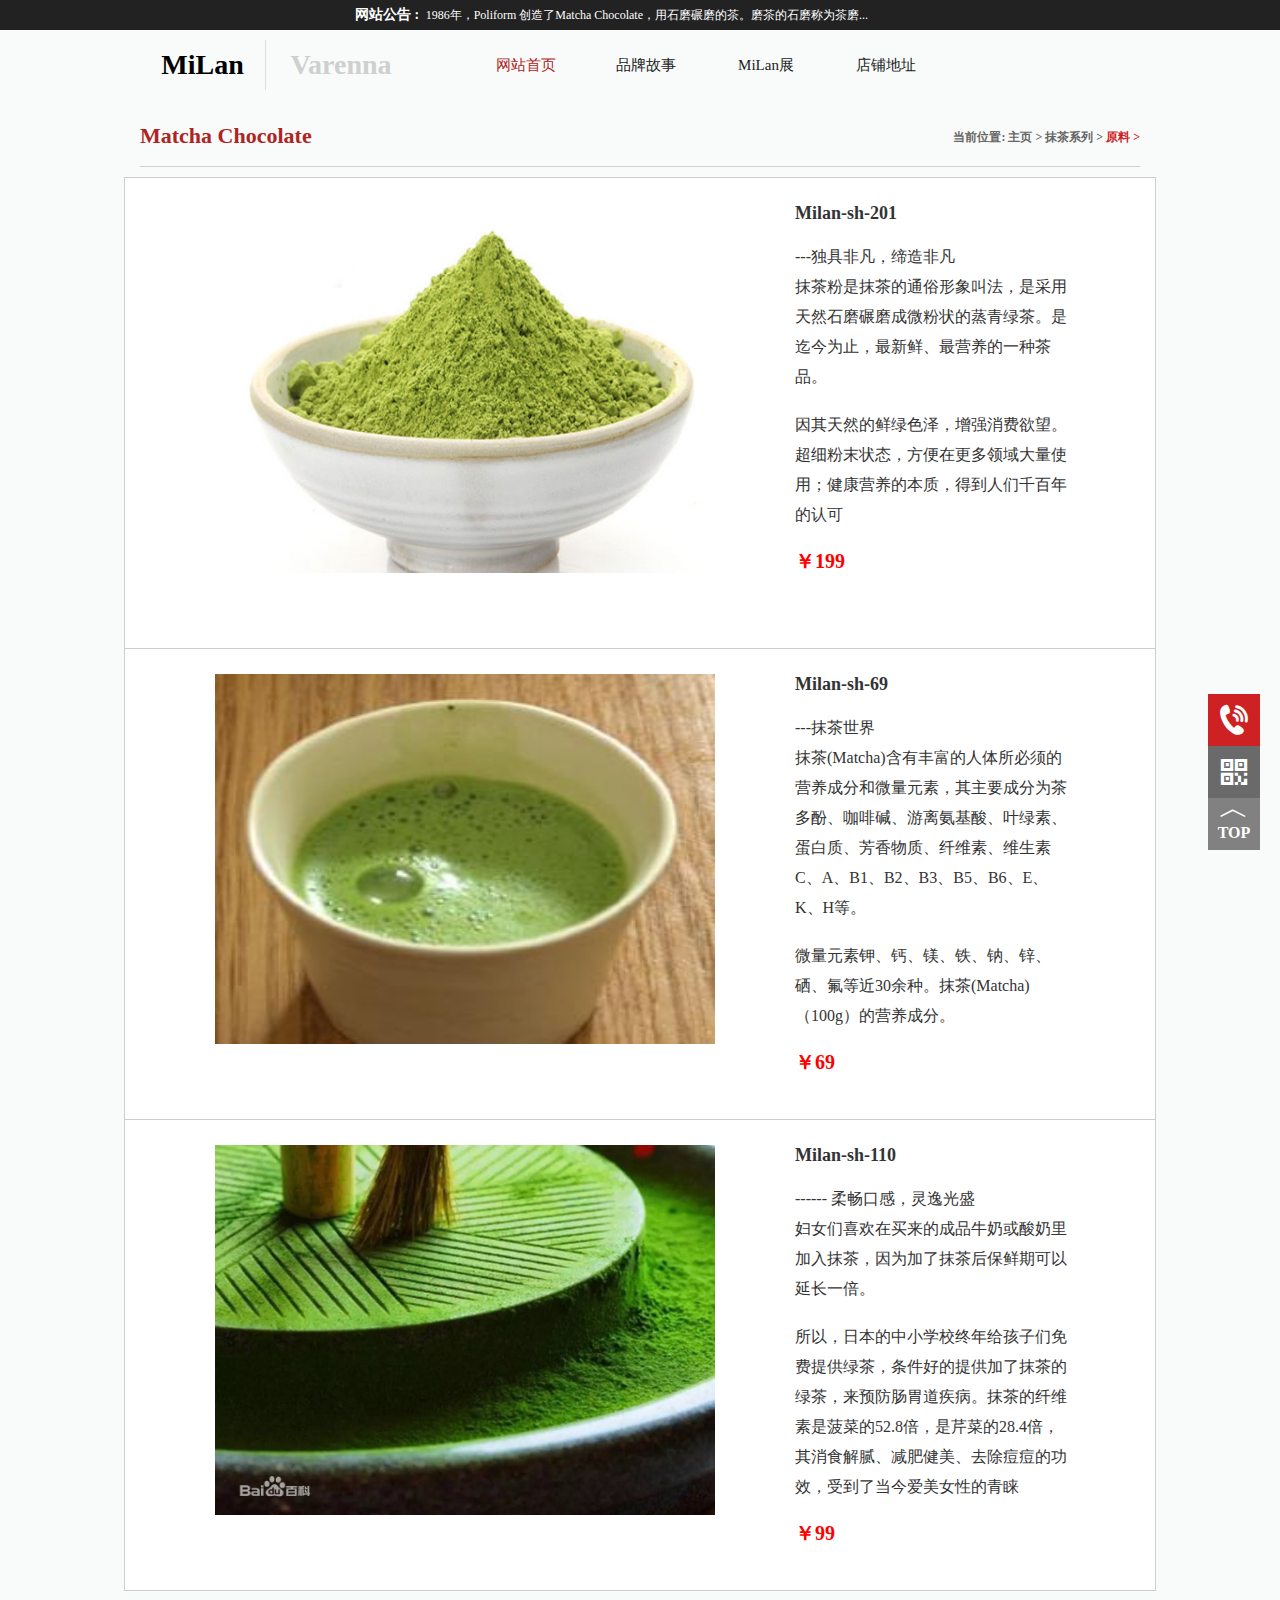
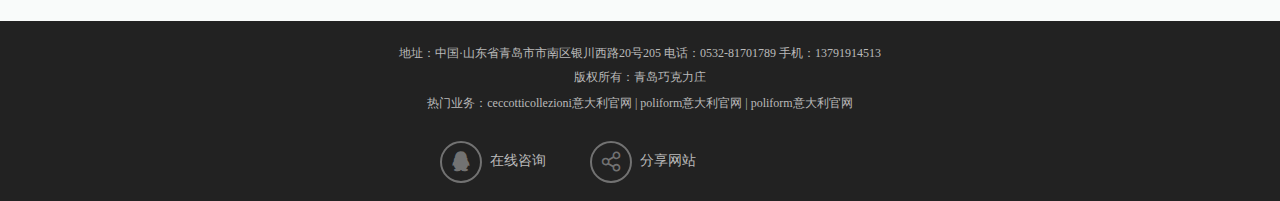
<file: xingqing.html>
<!DOCTYPE html>
<html lang="en">
<head>
	<meta charset="UTF-8">
	<link rel="stylesheet" href="font/iconfont.css">
	<link rel="stylesheet" href="css/xiangqing.css">
	<title>详情页1</title>
</head>
<body>
	<!-- 头部开始 -->
	<div class="top">
		<div class="top1">
			<span style="font-size:14px; font-weight: 600;">网站公告 :  </span>
			&nbsp;1986年，Poliform 创造了Matcha Chocolate，用石磨碾磨的茶。磨茶的石磨称为茶磨...
		</div>
	</div>
	<div class="nav">
		<div class="nav1">
			<h2 class="h2-1">MiLan</h2>
			<h2 class="h2-1 h2-2">Varenna</h2>
			<a href="index.html" class="nav-list">网站首页</a>
			<a href="ppgs.html" class="nav-list">品牌故事</a>
			<a href="mlz.html" class="nav-list">MiLan展</a>
			<a href="dpdz.html" class="nav-list">店铺地址</a>
		</div>
	</div>
	<!-- 头部结束 -->
	<!-- ppls kaishi -->
	<div class="ppls">Matcha Chocolate
		<div class="ppls-right">当前位置: 
			<a href="index.html"> 主页 </a>
			<a href="liebiao.html"><span> &gt; </span>抹茶系列 </a>
			<span> &gt;</span>
			<a href="xingqing.html" style="color:#cd2223;"> 原料 </a>
			<span style="color:#cd2223;"> &gt;</span>
		</div>
	</div>
	<!-- milan 客厅列表 -->
	<div class="ktxl">
		<div class="list">
			<div class="xqy-left">
				<a href=""><img src="img/mc.jpg" alt=""></a>
			</div>
			<div class="xqy-right">
				<h3 style="text-align:left; margin-left: 30px;">Milan-sh-201</h3><br>
				<p>---独具非凡，缔造非凡</p>
				<p>抹茶粉是抹茶的通俗形象叫法，是采用天然石磨碾磨成微粉状的蒸青绿茶。是迄今为止，最新鲜、最营养的一种茶品。</p><br>
				<p>因其天然的鲜绿色泽，增强消费欲望。超细粉末状态，方便在更多领域大量使用；健康营养的本质，得到人们千百年的认可</p>
				<br>
				<h4>￥199</h4>
			</div>
		</div>
		<div class="list list2">
			<div class="xqy-left">
				<a href=""><img src="img/mc3.jpg" alt=""></a>
			</div>
			<div class="xqy-right">
				<h3 style="text-align:left; margin-left: 30px;">Milan-sh-69</h3><br>
				<p>---抹茶世界</p>
				<p>抹茶(Matcha)含有丰富的人体所必须的营养成分和微量元素，其主要成分为茶多酚、咖啡碱、游离氨基酸、叶绿素、蛋白质、芳香物质、纤维素、维生素C、A、B1、B2、B3、B5、B6、E、K、H等。</p><br>
				<p>微量元素钾、钙、镁、铁、钠、锌、硒、氟等近30余种。抹茶(Matcha)（100g）的营养成分。</p>
				<br>
				<h4>￥69</h4>
			</div>
		</div>
		<div class="list list2">
			<div class="xqy-left">
				<a href=""><img src="img/mc4.jpg" alt=""></a>
			</div>
			<div class="xqy-right">
				<h3 style="text-align:left; margin-left: 30px;">Milan-sh-110</h3><br>
				<p>------ 柔畅口感，灵逸光盛</p>
				<p>妇女们喜欢在买来的成品牛奶或酸奶里加入抹茶，因为加了抹茶后保鲜期可以延长一倍。</p><br>
				<p>所以，日本的中小学校终年给孩子们免费提供绿茶，条件好的提供加了抹茶的绿茶，来预防肠胃道疾病。抹茶的纤维素是菠菜的52.8倍，是芹菜的28.4倍，其消食解腻、减肥健美、去除痘痘的功效，受到了当今爱美女性的青睐</p>
				<br>
				<h4>￥99</h4>
			</div>
		</div>
	</div>
	<!-- foot kaishi -->
	<div class="foot">
		<div class="foot1">
			<p>地址：中国·山东省青岛市市南区银川西路20号205  电话：0532-81701789 手机：13791914513
				<br>
				版权所有：青岛巧克力庄   
			</p>
			<p>热门业务：ceccotticollezioni意大利官网 | poliform意大利官网 | poliform意大利官网</p>
			<div class="zixun">
				<div>
					<a class="iconfont icon-qq" href=""></a>
					<span>在线咨询</span>
				</div>
				<div>
					<a class="iconfont icon-fenxiang" href=""></a>
					<span>分享网站</span>
				</div>
			</div>
		</div>
	</div>
	<!-- 固定定位开始 -->
	<div class="gd">
		<a class="iconfont icon-dianhua gd1" href="dpdz.html">
			<div class="dh">13791914513</div>
		</a>
		<a class="iconfont icon-erweima gd1 gd2" href="">
			<div class="erweima">
				<img src="img/erweima.png" alt="">
			</div>
		</a>
		<a class="gd1 gd3" href="">︿<br><strong style="font-size:16px;">TOP</strong></a>
	</div>
</body>
</html>
</file>
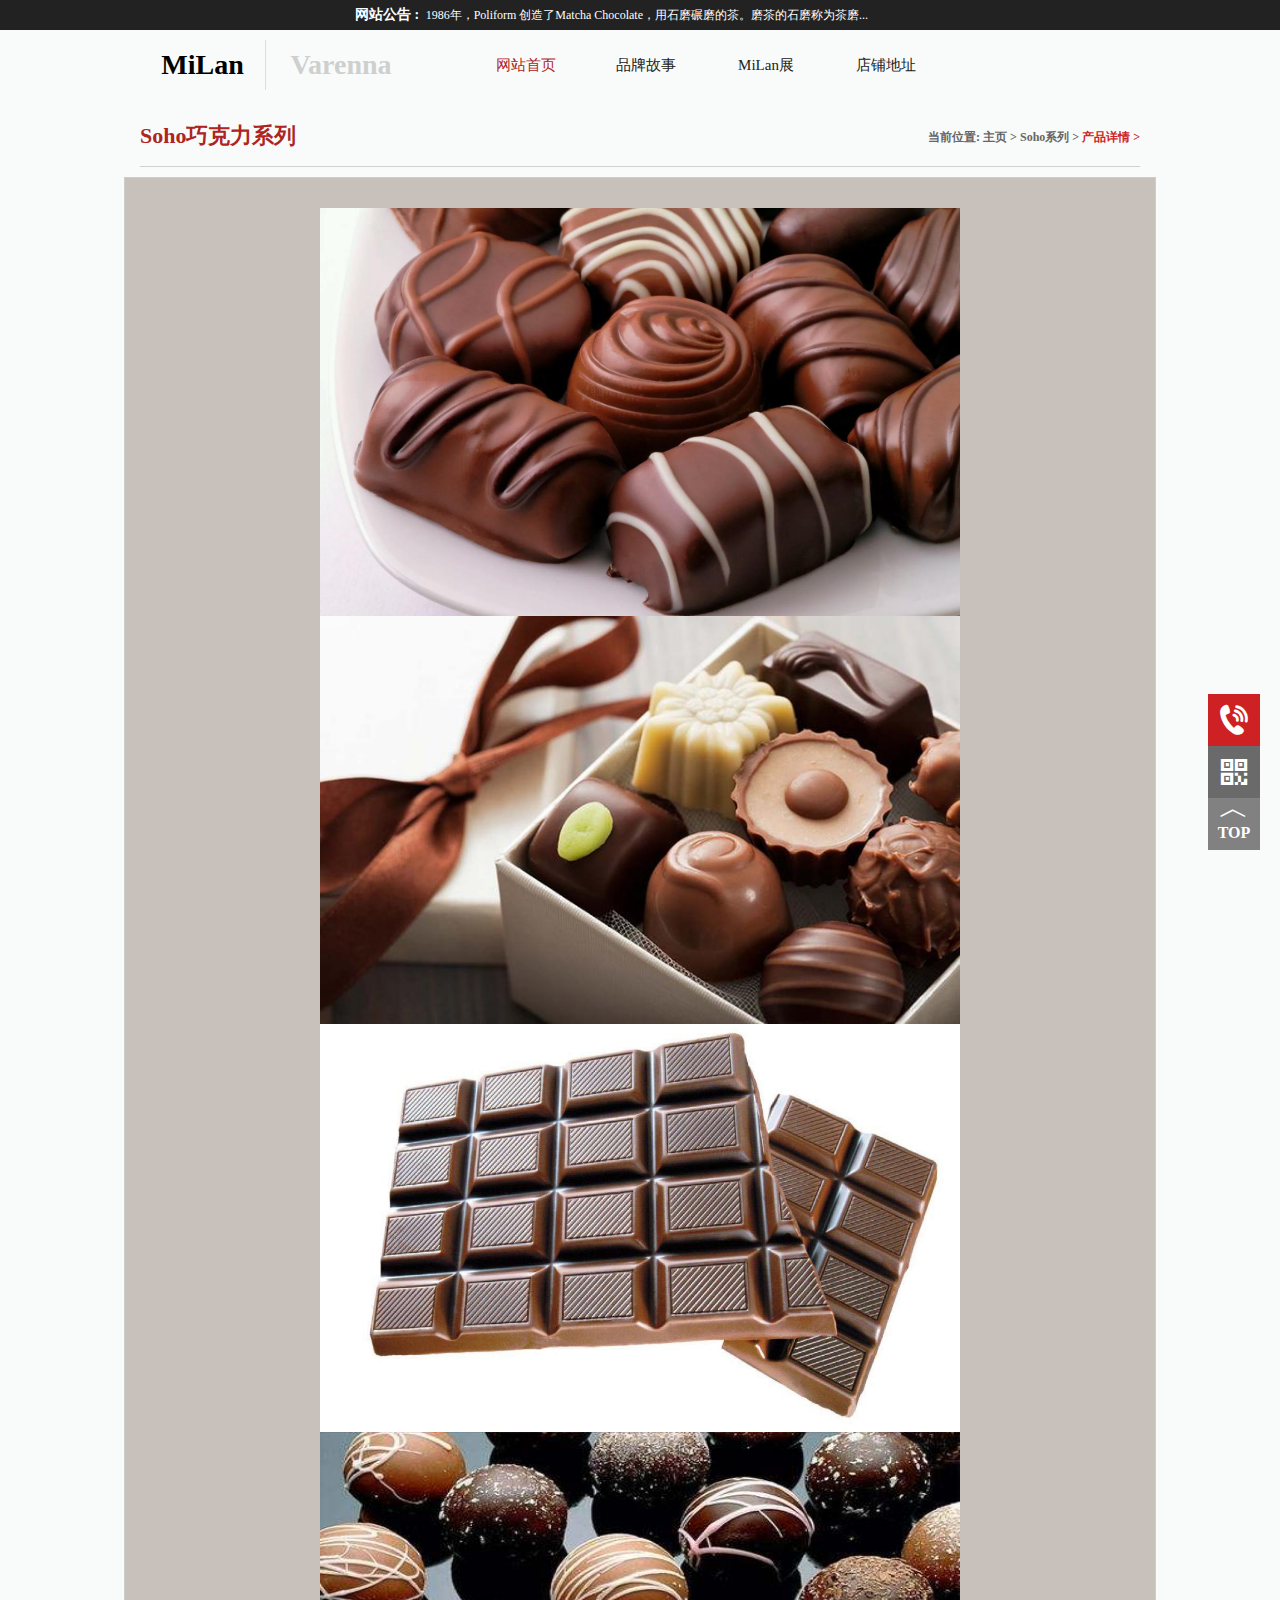
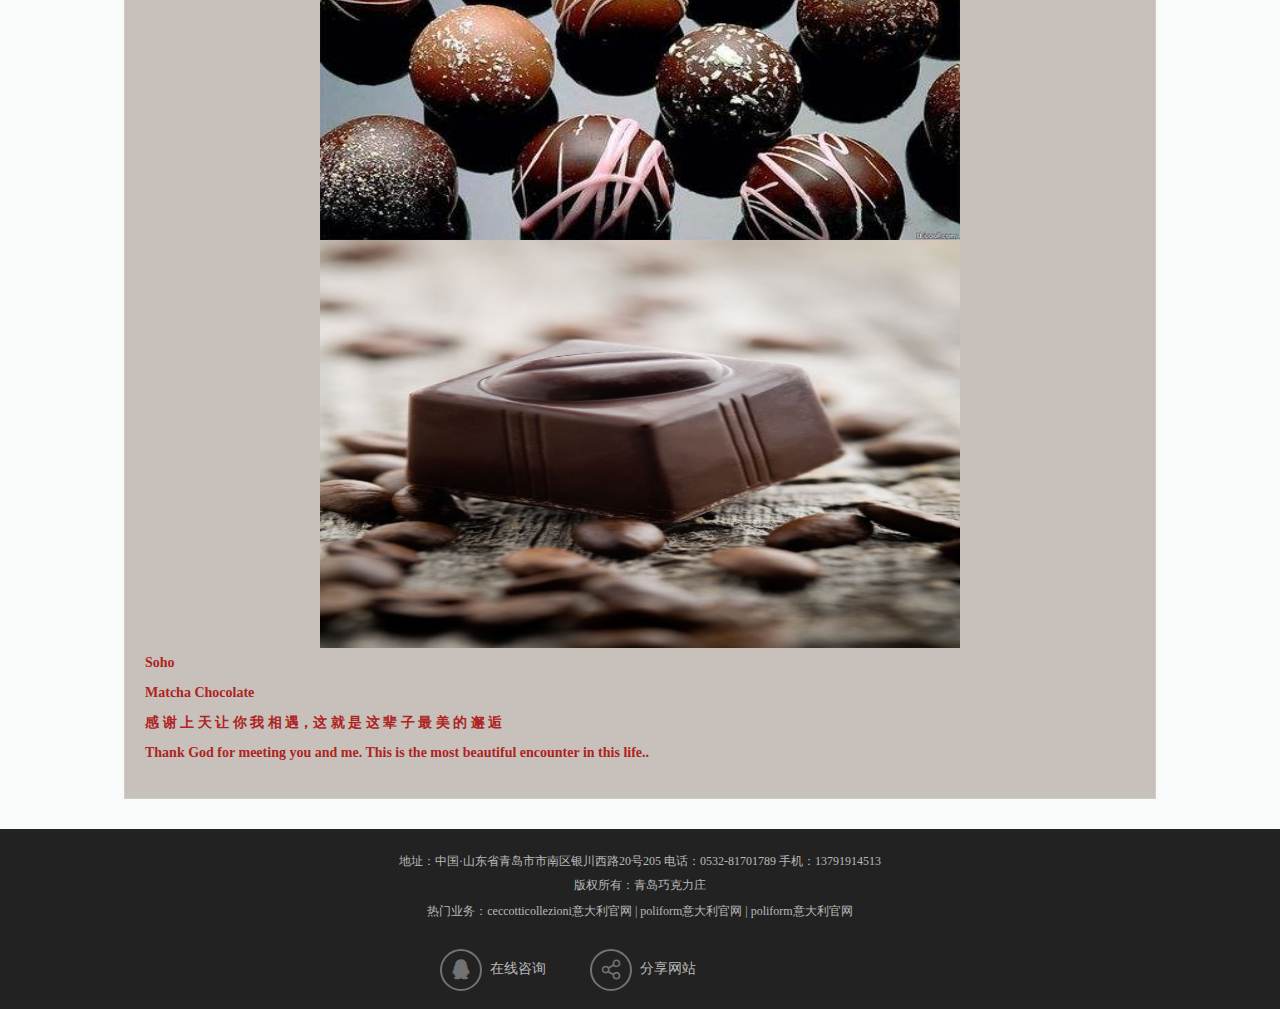
<file: xingqing2.html>
<!DOCTYPE html>
<html lang="en">
<head>
	<meta charset="UTF-8">
	<link rel="stylesheet" href="font/iconfont.css">
	<link rel="stylesheet" href="css/xiangqing2.css">
	<title>详情页2</title>
</head>
<body>
	<!-- 头部开始 -->
	<div class="top">
		<div class="top1">
			<span style="font-size:14px; font-weight: 600;">网站公告 :  </span>
			&nbsp;1986年，Poliform 创造了Matcha Chocolate，用石磨碾磨的茶。磨茶的石磨称为茶磨...
		</div>
	</div>
	<div class="nav">
		<div class="nav1">
			<h2 class="h2-1">MiLan</h2>
			<h2 class="h2-1 h2-2">Varenna</h2>
			<a href="index.html" class="nav-list">网站首页</a>
			<a href="ppgs.html" class="nav-list">品牌故事</a>
			<a href="mlz.html" class="nav-list">MiLan展</a>
			<a href="dpdz.html" class="nav-list">店铺地址</a>
		</div>
	</div>
	<!-- 头部结束 -->
	<!-- ppls kaishi -->
	<div class="ppls">Soho巧克力系列
		<div class="ppls-right">当前位置: 
			<a href="index.html"> 主页 </a>
			<span> &gt; </span>
			<a href="mlz.html"> Soho系列 </a>
			<span> &gt;</span>
			<a href="xingqing.html"> 产品详情 </a>
			<span style="color:#cd2223;"> &gt;</span>
		</div>
	</div>
	<!-- milan 客厅列表 -->
	<div class="ktxl">
		<div class="list">
			<img src="img/timg (9).jpg" alt="">
			<img src="img/timg (12).jpg" alt="">
			<img src="img/timg (11).jpg" alt="">
			<img src="img/timg (10).jpg" alt="">
			<img src="img/timg (13).jpg" alt="">
			<p>Soho<br>
			Matcha Chocolate<br>
			感 谢 上 天 让 你 我 相 遇，这 就 是 这 辈 子 最 美 的 邂 逅<br>
			Thank God for meeting you and me. This is the most beautiful encounter in this life..
			</p>
			
		</div>
	</div>
	<!-- foot kaishi -->
	<div class="foot">
		<div class="foot1">
			<p>地址：中国·山东省青岛市市南区银川西路20号205  电话：0532-81701789 手机：13791914513
				<br>
				版权所有：青岛巧克力庄   
			</p>
			<p>热门业务：ceccotticollezioni意大利官网 | poliform意大利官网 | poliform意大利官网</p>
			<div class="zixun">
				<div>
					<a class="iconfont icon-qq" href=""></a>
					<span>在线咨询</span>
				</div>
				<div>
					<a class="iconfont icon-fenxiang" href=""></a>
					<span>分享网站</span>
				</div>
			</div>
		</div>
	</div>
	<!-- 固定定位开始 -->
	<div class="gd">
		<a class="iconfont icon-dianhua gd1" href="dpdz.html">
			<div class="dh">13791914513</div>
		</a>
		<a class="iconfont icon-erweima gd1 gd2" href="">
			<div class="erweima">
				<img src="img/erweima.png" alt="">
			</div>
		</a>
		<a class="gd1 gd3" href="">︿<br><strong style="font-size:16px;">TOP</strong></a>
	</div>
	
</body>
</html>
</file>
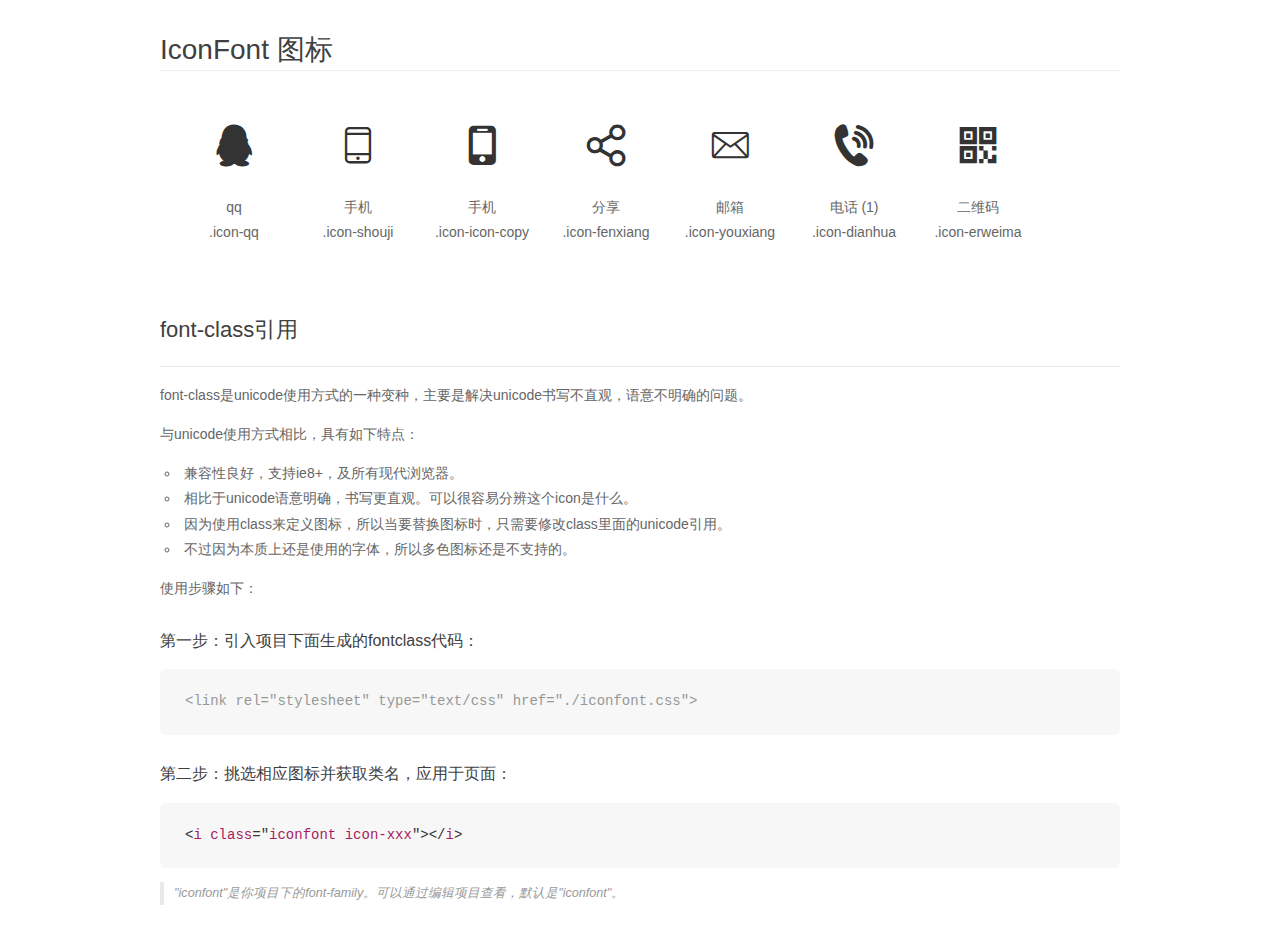
<file: font/demo_fontclass.html>
<!DOCTYPE html>
<html>
<head>
    <meta charset="utf-8"/>
    <title>IconFont</title>
    <link rel="stylesheet" href="demo.css">
    <link rel="stylesheet" href="iconfont.css">
</head>
<body>
    <div class="main markdown">
        <h1>IconFont 图标</h1>
        <ul class="icon_lists clear">
            
                <li>
                <i class="icon iconfont icon-qq"></i>
                    <div class="name">qq</div>
                    <div class="fontclass">.icon-qq</div>
                </li>
            
                <li>
                <i class="icon iconfont icon-shouji"></i>
                    <div class="name">手机</div>
                    <div class="fontclass">.icon-shouji</div>
                </li>
            
                <li>
                <i class="icon iconfont icon-icon-copy"></i>
                    <div class="name">手机</div>
                    <div class="fontclass">.icon-icon-copy</div>
                </li>
            
                <li>
                <i class="icon iconfont icon-fenxiang"></i>
                    <div class="name">分享</div>
                    <div class="fontclass">.icon-fenxiang</div>
                </li>
            
                <li>
                <i class="icon iconfont icon-youxiang"></i>
                    <div class="name">邮箱</div>
                    <div class="fontclass">.icon-youxiang</div>
                </li>
            
                <li>
                <i class="icon iconfont icon-dianhua"></i>
                    <div class="name">电话 (1)</div>
                    <div class="fontclass">.icon-dianhua</div>
                </li>
            
                <li>
                <i class="icon iconfont icon-erweima"></i>
                    <div class="name">二维码</div>
                    <div class="fontclass">.icon-erweima</div>
                </li>
            
        </ul>

        <h2 id="font-class-">font-class引用</h2>
        <hr>

        <p>font-class是unicode使用方式的一种变种，主要是解决unicode书写不直观，语意不明确的问题。</p>
        <p>与unicode使用方式相比，具有如下特点：</p>
        <ul>
        <li>兼容性良好，支持ie8+，及所有现代浏览器。</li>
        <li>相比于unicode语意明确，书写更直观。可以很容易分辨这个icon是什么。</li>
        <li>因为使用class来定义图标，所以当要替换图标时，只需要修改class里面的unicode引用。</li>
        <li>不过因为本质上还是使用的字体，所以多色图标还是不支持的。</li>
        </ul>
        <p>使用步骤如下：</p>
        <h3 id="-fontclass-">第一步：引入项目下面生成的fontclass代码：</h3>


        <pre><code class="lang-js hljs javascript"><span class="hljs-comment">&lt;link rel="stylesheet" type="text/css" href="./iconfont.css"&gt;</span></code></pre>
        <h3 id="-">第二步：挑选相应图标并获取类名，应用于页面：</h3>
        <pre><code class="lang-css hljs">&lt;<span class="hljs-selector-tag">i</span> <span class="hljs-selector-tag">class</span>="<span class="hljs-selector-tag">iconfont</span> <span class="hljs-selector-tag">icon-xxx</span>"&gt;&lt;/<span class="hljs-selector-tag">i</span>&gt;</code></pre>
        <blockquote>
        <p>"iconfont"是你项目下的font-family。可以通过编辑项目查看，默认是"iconfont"。</p>
        </blockquote>
    </div>
</body>
</html>
</file>
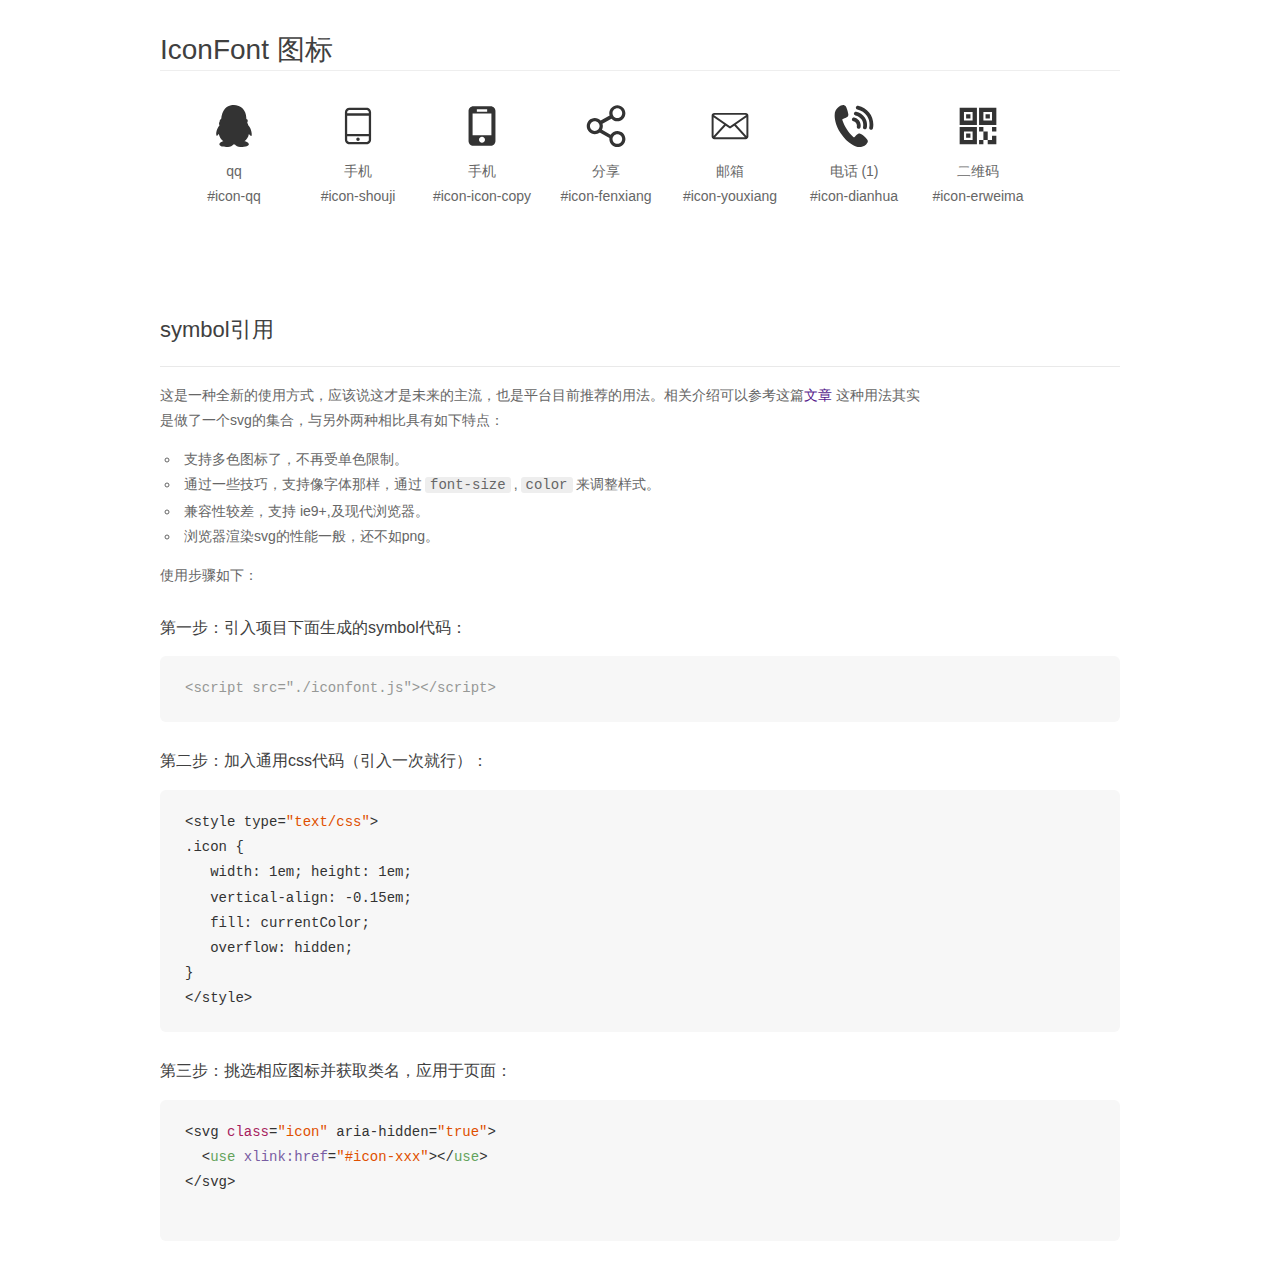
<file: font/demo_symbol.html>
<!DOCTYPE html>
<html>
<head>
    <meta charset="utf-8"/>
    <title>IconFont</title>
    <link rel="stylesheet" href="demo.css">
    <script src="iconfont.js"></script>

    <style type="text/css">
        .icon {
          /* 通过设置 font-size 来改变图标大小 */
          width: 1em; height: 1em;
          /* 图标和文字相邻时，垂直对齐 */
          vertical-align: -0.15em;
          /* 通过设置 color 来改变 SVG 的颜色/fill */
          fill: currentColor;
          /* path 和 stroke 溢出 viewBox 部分在 IE 下会显示
             normalize.css 中也包含这行 */
          overflow: hidden;
        }

    </style>
</head>
<body>
    <div class="main markdown">
        <h1>IconFont 图标</h1>
        <ul class="icon_lists clear">
            
                <li>
                    <svg class="icon" aria-hidden="true">
                        <use xlink:href="#icon-qq"></use>
                    </svg>
                    <div class="name">qq</div>
                    <div class="fontclass">#icon-qq</div>
                </li>
            
                <li>
                    <svg class="icon" aria-hidden="true">
                        <use xlink:href="#icon-shouji"></use>
                    </svg>
                    <div class="name">手机</div>
                    <div class="fontclass">#icon-shouji</div>
                </li>
            
                <li>
                    <svg class="icon" aria-hidden="true">
                        <use xlink:href="#icon-icon-copy"></use>
                    </svg>
                    <div class="name">手机</div>
                    <div class="fontclass">#icon-icon-copy</div>
                </li>
            
                <li>
                    <svg class="icon" aria-hidden="true">
                        <use xlink:href="#icon-fenxiang"></use>
                    </svg>
                    <div class="name">分享</div>
                    <div class="fontclass">#icon-fenxiang</div>
                </li>
            
                <li>
                    <svg class="icon" aria-hidden="true">
                        <use xlink:href="#icon-youxiang"></use>
                    </svg>
                    <div class="name">邮箱</div>
                    <div class="fontclass">#icon-youxiang</div>
                </li>
            
                <li>
                    <svg class="icon" aria-hidden="true">
                        <use xlink:href="#icon-dianhua"></use>
                    </svg>
                    <div class="name">电话 (1)</div>
                    <div class="fontclass">#icon-dianhua</div>
                </li>
            
                <li>
                    <svg class="icon" aria-hidden="true">
                        <use xlink:href="#icon-erweima"></use>
                    </svg>
                    <div class="name">二维码</div>
                    <div class="fontclass">#icon-erweima</div>
                </li>
            
        </ul>


        <h2 id="symbol-">symbol引用</h2>
        <hr>

        <p>这是一种全新的使用方式，应该说这才是未来的主流，也是平台目前推荐的用法。相关介绍可以参考这篇<a href="">文章</a>
        这种用法其实是做了一个svg的集合，与另外两种相比具有如下特点：</p>
        <ul>
          <li>支持多色图标了，不再受单色限制。</li>
          <li>通过一些技巧，支持像字体那样，通过<code>font-size</code>,<code>color</code>来调整样式。</li>
          <li>兼容性较差，支持 ie9+,及现代浏览器。</li>
          <li>浏览器渲染svg的性能一般，还不如png。</li>
        </ul>
        <p>使用步骤如下：</p>
        <h3 id="-symbol-">第一步：引入项目下面生成的symbol代码：</h3>
        <pre><code class="lang-js hljs javascript"><span class="hljs-comment">&lt;script src="./iconfont.js"&gt;&lt;/script&gt;</span></code></pre>
        <h3 id="-css-">第二步：加入通用css代码（引入一次就行）：</h3>
        <pre><code class="lang-js hljs javascript">&lt;style type=<span class="hljs-string">"text/css"</span>&gt;
.icon {
   width: <span class="hljs-number">1</span>em; height: <span class="hljs-number">1</span>em;
   vertical-align: <span class="hljs-number">-0.15</span>em;
   fill: currentColor;
   overflow: hidden;
}
&lt;<span class="hljs-regexp">/style&gt;</span></code></pre>
        <h3 id="-">第三步：挑选相应图标并获取类名，应用于页面：</h3>
        <pre><code class="lang-js hljs javascript">&lt;svg <span class="hljs-class"><span class="hljs-keyword">class</span></span>=<span class="hljs-string">"icon"</span> aria-hidden=<span class="hljs-string">"true"</span>&gt;<span class="xml"><span class="hljs-tag">
  &lt;<span class="hljs-name">use</span> <span class="hljs-attr">xlink:href</span>=<span class="hljs-string">"#icon-xxx"</span>&gt;</span><span class="hljs-tag">&lt;/<span class="hljs-name">use</span>&gt;</span>
</span>&lt;<span class="hljs-regexp">/svg&gt;
        </span></code></pre>
    </div>
</body>
</html>
</file>
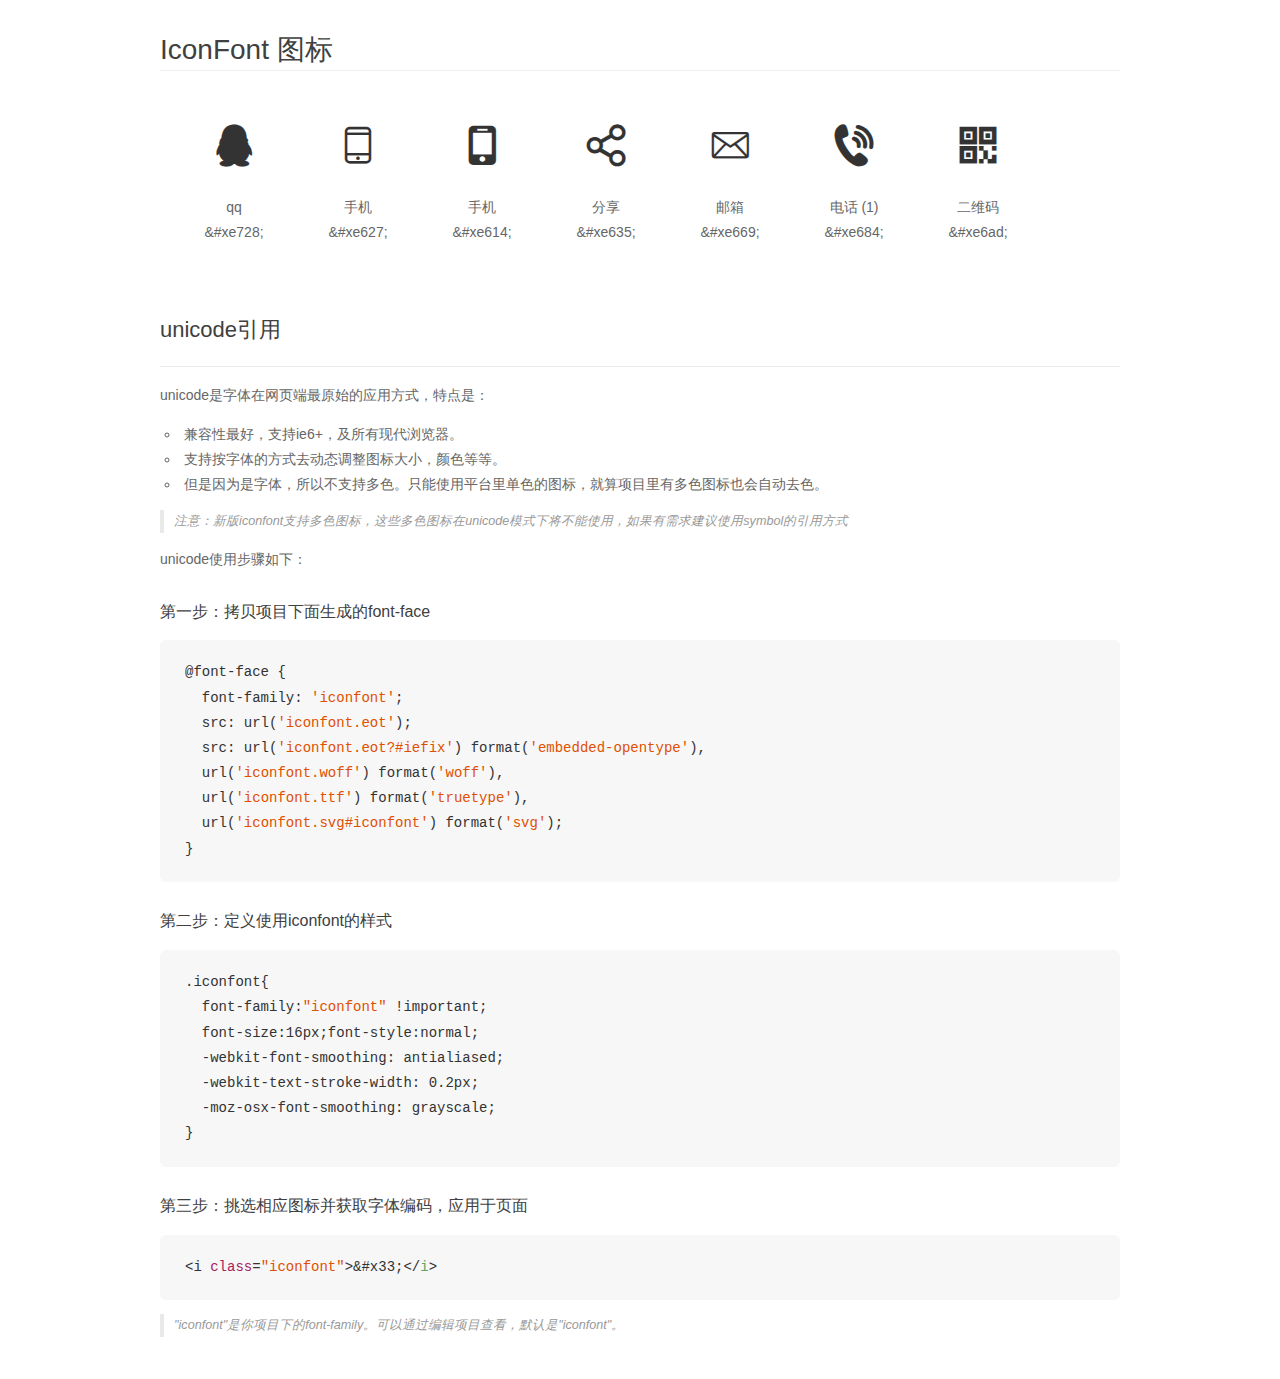
<file: font/demo_unicode.html>
<!DOCTYPE html>
<html>
<head>
    <meta charset="utf-8"/>
    <title>IconFont</title>
    <link rel="stylesheet" href="demo.css">

    <style type="text/css">

        @font-face {font-family: "iconfont";
          src: url('iconfont.eot'); /* IE9*/
          src: url('iconfont.eot#iefix') format('embedded-opentype'), /* IE6-IE8 */
          url('iconfont.woff') format('woff'), /* chrome, firefox */
          url('iconfont.ttf') format('truetype'), /* chrome, firefox, opera, Safari, Android, iOS 4.2+*/
          url('iconfont.svg#iconfont') format('svg'); /* iOS 4.1- */
        }

        .iconfont {
          font-family:"iconfont" !important;
          font-size:16px;
          font-style:normal;
          -webkit-font-smoothing: antialiased;
          -webkit-text-stroke-width: 0.2px;
          -moz-osx-font-smoothing: grayscale;
        }

    </style>
</head>
<body>
    <div class="main markdown">
        <h1>IconFont 图标</h1>
        <ul class="icon_lists clear">
            
                <li>
                <i class="icon iconfont">&#xe728;</i>
                    <div class="name">qq</div>
                    <div class="code">&amp;#xe728;</div>
                </li>
            
                <li>
                <i class="icon iconfont">&#xe627;</i>
                    <div class="name">手机</div>
                    <div class="code">&amp;#xe627;</div>
                </li>
            
                <li>
                <i class="icon iconfont">&#xe614;</i>
                    <div class="name">手机</div>
                    <div class="code">&amp;#xe614;</div>
                </li>
            
                <li>
                <i class="icon iconfont">&#xe635;</i>
                    <div class="name">分享</div>
                    <div class="code">&amp;#xe635;</div>
                </li>
            
                <li>
                <i class="icon iconfont">&#xe669;</i>
                    <div class="name">邮箱</div>
                    <div class="code">&amp;#xe669;</div>
                </li>
            
                <li>
                <i class="icon iconfont">&#xe684;</i>
                    <div class="name">电话 (1)</div>
                    <div class="code">&amp;#xe684;</div>
                </li>
            
                <li>
                <i class="icon iconfont">&#xe6ad;</i>
                    <div class="name">二维码</div>
                    <div class="code">&amp;#xe6ad;</div>
                </li>
            
        </ul>
        <h2 id="unicode-">unicode引用</h2>
        <hr>

        <p>unicode是字体在网页端最原始的应用方式，特点是：</p>
        <ul>
        <li>兼容性最好，支持ie6+，及所有现代浏览器。</li>
        <li>支持按字体的方式去动态调整图标大小，颜色等等。</li>
        <li>但是因为是字体，所以不支持多色。只能使用平台里单色的图标，就算项目里有多色图标也会自动去色。</li>
        </ul>
        <blockquote>
        <p>注意：新版iconfont支持多色图标，这些多色图标在unicode模式下将不能使用，如果有需求建议使用symbol的引用方式</p>
        </blockquote>
        <p>unicode使用步骤如下：</p>
        <h3 id="-font-face">第一步：拷贝项目下面生成的font-face</h3>
        <pre><code class="lang-js hljs javascript">@font-face {
  font-family: <span class="hljs-string">'iconfont'</span>;
  src: url(<span class="hljs-string">'iconfont.eot'</span>);
  src: url(<span class="hljs-string">'iconfont.eot?#iefix'</span>) format(<span class="hljs-string">'embedded-opentype'</span>),
  url(<span class="hljs-string">'iconfont.woff'</span>) format(<span class="hljs-string">'woff'</span>),
  url(<span class="hljs-string">'iconfont.ttf'</span>) format(<span class="hljs-string">'truetype'</span>),
  url(<span class="hljs-string">'iconfont.svg#iconfont'</span>) format(<span class="hljs-string">'svg'</span>);
}
</code></pre>
        <h3 id="-iconfont-">第二步：定义使用iconfont的样式</h3>
        <pre><code class="lang-js hljs javascript">.iconfont{
  font-family:<span class="hljs-string">"iconfont"</span> !important;
  font-size:<span class="hljs-number">16</span>px;font-style:normal;
  -webkit-font-smoothing: antialiased;
  -webkit-text-stroke-width: <span class="hljs-number">0.2</span>px;
  -moz-osx-font-smoothing: grayscale;
}
</code></pre>
        <h3 id="-">第三步：挑选相应图标并获取字体编码，应用于页面</h3>
        <pre><code class="lang-js hljs javascript">&lt;i <span class="hljs-class"><span class="hljs-keyword">class</span></span>=<span class="hljs-string">"iconfont"</span>&gt;&amp;#x33;<span class="xml"><span class="hljs-tag">&lt;/<span class="hljs-name">i</span>&gt;</span></span></code></pre>

        <blockquote>
        <p>"iconfont"是你项目下的font-family。可以通过编辑项目查看，默认是"iconfont"。</p>
        </blockquote>
    </div>


</body>
</html>
</file>
<file: font/iconfont.css>
@font-face {font-family: "iconfont";
  src: url('iconfont.eot?t=1511622214977'); /* IE9*/
  src: url('iconfont.eot?t=1511622214977#iefix') format('embedded-opentype'), /* IE6-IE8 */
  url('[data-uri]') format('woff'),
  url('iconfont.ttf?t=1511622214977') format('truetype'), /* chrome, firefox, opera, Safari, Android, iOS 4.2+*/
  url('iconfont.svg?t=1511622214977#iconfont') format('svg'); /* iOS 4.1- */
}

.iconfont {
  font-family:"iconfont" !important;
  font-size:16px;
  font-style:normal;
  -webkit-font-smoothing: antialiased;
  -moz-osx-font-smoothing: grayscale;
}

.icon-qq:before { content: "\e728"; }

.icon-shouji:before { content: "\e627"; }

.icon-icon-copy:before { content: "\e614"; }

.icon-fenxiang:before { content: "\e635"; }

.icon-youxiang:before { content: "\e669"; }

.icon-dianhua:before { content: "\e684"; }

.icon-erweima:before { content: "\e6ad"; }
</file>
<file: css/index.css>
@import url('base.css');
/* toubu kaishi */
.top{
    width: 100%;
    height: 30px;
    background: #222222;
}
body{
    background-color: #f9fbfa;
}
.top1{
	width: 570px;
	height: 100%;
	margin: 0 auto;
	font-size: 12px;
	line-height: 30px;
	color: #fff;
}
.nav{
	width: 100%;
	height: 70px;
}
.nav1{
	width:1000px;
	height: 100%;
	box-sizing: border-box;
	padding-top: 10px;
	margin: 0 auto;
}
.h2-1{
	height: 50px;
	width: 125px;
	font-size: 28px;
	line-height: 50px;
	text-align: center;
	border-right: 1px solid #dfdddc;
	float: left;
}
.h2-2{
	width: 150px;
	border-right: 0;
	color: #ced0cf;
	margin-right: 50px;
}
.nav-list{
	display: block;
	width: 120px;
	height: 100%;
	line-height: 50px;
	font-size: 15px;
	color: #202221;
	text-align: center;
	float: left;
}
.nav-list:hover{
	color:#ae2422;
}
.nav1 .nav-list:nth-child(3){
	color: #ae2422;
}
/* banna kaishi */
.img{
	width: 100%;
	height: 400px;
	position: relative;
	top: 0;
	left: 0;
}
.banna{
	position:absolute;
	left: 0;
	top: 0;
	width: 100%;
	height: 400px;
	opacity: 0;
	transition: all .7s;
}
.active{
	opacity: 1;
}
.radio{
	width:60px;
	height: 14px;
	position: absolute;
	left: 0;
	right: 0;
	margin: 0 auto ;
	bottom: 40px;
}
.radio li{
	width:10px;
	height: 10px;
	background:#fff;
	border-radius: 50%;
	float:left;
	margin-right: 10px;
}
.radio li:first-child{
   background:#ae2422;
}
/* guan yu wo men kaishi */
.guanyu{
	width: 100%;
	height: auto;
}
.guanyu1{
	padding-top: 20px;
	width: 1000px;
	height: auto;
	margin: 0 auto;
}
.gy-top{
	width:100%;
	height: 80px;
	margin-bottom: 20px;
}
.gy-top1{
	width: 1000px;
	height: 52px;
	border-bottom: 1px solid #cccecd;
	position: relative;
	top: 0;
	left: 0;
	margin: 0 auto;
}
.gy-top1 p{
	width: 220px;
	height: 35px;
	text-align: center;
	position: absolute;
	left: 0;
	right: 0;
	margin: 0 auto;
	font-size: 24px;
    color: #cd2223;
    z-index: 5;
    background-color: #f9fbfa;
}
.gy-top2{
	display: block;
	width: 260px;
	height: 35px;
	border: 2px solid #e3aeb4;
    font-size: 18px;
    color: #9ea09f;
    text-align: center;
    position: absolute;
	left: 0;
	right: 0;
	top: 32px;
	margin: 0 auto;
	line-height: 35px;
	z-index: 3;
    background-color: #f9fbfa;	
}
.gy-top3{
	display: block;
	width: 280px;
	height: 35px;
	position: absolute;
	left: 0;
	right: 0;
	top: 32px;
	margin: 0 auto;
    background-color: #f9fbfa;
}
.lishi{
	width:165px;
	height: auto;
    font-size: 18px;
    color: #ae2422; 
    margin: 15px auto;
    font-weight: 500;
}
.lishi1{
	width: 100%;
	height: auto;
	color: #666666;
    font-size: 14px;
    line-height: 30px;
    margin-bottom: 20px;
}
.list{
	width: 100%;
	height: auto;
}
.list ul{
	width: 1023px;
	height: 923px;
	margin: 0 auto;
	display: flex;
	justify-content: space-between;
	align-content: space-between;
	flex-wrap: wrap;
}
.list ul li{
	width: 318px;
	height: 282px;
    border: 1px solid #d2d2d2;
    background-color: #f9fbfa;   
}
.list ul li a{
	display: block;
	width: 318px;
	height: 282px;
}
.list ul li .img-box{
	width:318px;
	height: 240px;
	position: relative;
	top: 0;
	left: 0;
    overflow: hidden;
}
.img-box .img-box1{
	width:317px;
	height: 204px;
	margin-top: 18px;
	position: relative;
	top: 0;
	left: 0;	
}
.list ul li .title{
	display: block;
	width:318px;
	height: 41px;
	border-top: 1px solid #d2d2d2;
	font-size: 14px;
    line-height: 41px;
    color: #666; 	
}
.dw{
	width:317px;
	height: 239px;
	background-color: rgba(0, 0, 0, 0.7);
	position: absolute;
	left: 0;
	top: 240px;
	transition:all  0.3s;	
}
.dw span{
	display: block;
	position: absolute;
	top: 30px;
	left: 35px;
	font-size: 16px;
	color: #fff;
}
.dw img{
	position: absolute;
	width: 60px;
	height: 60px;
	top: 0;
	left: 0;
	bottom: 0;
	right: 0;
	margin: auto;
}
 .img-box:hover .dw{
	
	transform: translateY(-241px);
}
.list ul li:hover .title{
	color: #ae2422;
}
/* guan yu wo men jieshu */
/* 公司新闻开始 */
.xinwen{
	width: 100%;
	height: auto;
	background-color:#e5e5e5;
}
.xinwen1{
	width: 1000px;
	height: 45px;
	margin: 0 auto;
	margin-top: 30px;
	padding-top: 15px;
    border-bottom: 1px solid #d2d2d2; 
    position: relative;
    top: 0;
    left: 0;
}
.xinwen1 h2{
	width: 220px;
	height: 35px;
	text-align: center;
	position: absolute;
	left: 0;
	right: 0;
	margin: 0 auto;
	font-size: 24px;
    color: #cd2223;
    z-index: 5;
    font-weight: 500;
}
.xinwen1 span{
	position: absolute;
	left: 0;
	right: 0;
	top: 50px;
	margin: 0 auto; 
	font-size: 16px;
	width: 137px;
	color: #989898;
}
.xinwen .new{
	width: 1016px;
    height: 224px;
    padding-bottom: 22px;
    margin: 30px auto;
}
.xinwen .new a{
	width: 210px;
    height: 167px;
    padding: 15px 13px;
    border: 1px solid #cfcfcf;
    display: block;
    background: #ffffff;
    float: left;
    margin-right: 16px;
    color: #666666;
    font-size: 14px;
    margin-bottom: 5px;
}
.new .p2{
    color: #999999;
    margin-top: 10px;
    line-height: 22px;
}
.new a:hover .p1{
	color: #CD2223;
}
.new a:hover{
	border: 1px solid #CD2223;
}
/*  公司新闻结束 */
/* footer kaishi */
.footer{
	width: 100%;
	height: 200px;
    background: #b02a28; 
    padding-top: 25px;
}
.lx{
	width: 1000px;
	height: 100px;
	margin: 0 auto;
}
.lx a{
	width: 33.33%;
	height: 60px;
	margin-top: 15px;
	float: left;
}
.lx a div{
	width: 48px;
	height: 48px;
	border-radius: 50%;
	border: 1px solid #dfaaa9;
	margin-right: 20px;
	float: left;
	margin-top: 5px;
	text-align: center;
}
.lx a div i{
	line-height: 48px;
	font-size: 24px;
	color: #fff;
}
.lx a span{
	color: #fff;
	font-size: 14px;
	line-height: 30px;
}
/* foot kaishi */
.foot{
	width: 100%;
	height: 160px;
	background-color: #222;
	padding-top: 20px;
}
.foot1{
	width: 1000px;
	height:100%;
	margin: 0 auto;
}
.foot1 p{
	width: 1000px;
	height: 50px;
    color: #bababa;
    font-size: 12px;
    line-height: 24px;
    text-align: center;
}
.foot1 p:nth-child(2):hover{
	color: #fff;
	cursor: pointer;
}
.foot1 .zixun{
	width: 400px;
	height: 40px;
	margin: 0 auto;
}
.zixun div{
	width: 150px;
	height: 40px;
	margin: 0 auto;
	font-size: 14px;
	line-height: 40px;
	color: #bababa;
	float: left;
	cursor: pointer;
}
.zixun div a{
	font-size:20px;
	text-align: center;
	line-height: 38px;
	display: block;
	width: 38px;
	height: 38px;
	border-radius: 50%;
	color: #727272;
	border: 2px solid #727272;
	margin-right: 8px;
	float: left;
}
.zixun div:hover a{
	color: #fff;
	border: 2px solid #fff;
}
.zixun div:hover{
	color: #fff;
}
/* 固定定位开始 */
.gd{
	width: 52px;
	height: 156px;
	position: fixed;
	bottom: 50px;
	right: 20px;
	background-color: red;
}
.gd1{
	display: block;
	width: 52px;
	height: 52px;
	font-size: 30px;
	text-align: center;
	line-height: 52px;
	background-color: #CD2123;
	color: #fff;
	position: relative;
	top: 0;
	left: 0;
}
.dh{
	width: 35px;
    height: 52px;
    border-left: 7px solid #222222;
    color: #ffffff;
    font-size: 18px;
    line-height: 52px;
    text-align: center;
    background: #9d1311;
    position: absolute;
    top: 0;
    left: 0;
    z-index: -1;
    font-weight: 600;
    transition:  0.5s;
    overflow: hidden;
    transition-property: width,transform;
}
.gd1:hover .dh{
	width: 155px;
	transform: translateX(-155px);
}
.gd2{
	background-color: #6A6A6A;
}
.erweima{
	position: absolute;
	top: -52px;
	left: -156px;
	width:156px;
	height: 156px;
	display: none;
}
.erweima img{
	width: 100%;
	height: 100%;
}
.gd2:hover .erweima{
	display: block;
}
.gd3{
	line-height: 20px;
	background-color: #818181;
}
</file>
<file: css/dpdz.css>
@import url('base.css');
/* toubu kaishi */
.top{
    width: 100%;
    height: 30px;
    background: #222222;
}
body{
    background-color: #f9fbfa;
}
.top1{
	width: 570px;
	height: 100%;
	margin: 0 auto;
	font-size: 12px;
	line-height: 30px;
	color: #fff;
}
.nav{
	width: 100%;
	height: 70px;
}
.nav1{
	width:1000px;
	height: 100%;
	box-sizing: border-box;
	padding-top: 10px;
	margin: 0 auto;
}
.h2-1{
	height: 50px;
	width: 125px;
	font-size: 28px;
	line-height: 50px;
	text-align: center;
	border-right: 1px solid #dfdddc;
	float: left;
}
.h2-2{
	width: 150px;
	border-right: 0;
	color: #ced0cf;
	margin-right: 50px;
}
.nav-list{
	display: block;
	width: 120px;
	height: 100%;
	line-height: 50px;
	font-size: 15px;
	color: #202221;
	text-align: center;
	float: left;
}
.nav-list:hover{
	color:#ae2422;
}
.nav1 .nav-list:nth-child(6){
	color: #ae2422;
}
/* banna kaishi */
.img{
	width: 100%;
	height: 400px;
	position: relative;
	top: 0;
	left: 0;
}
.banna{
	width: 100%;
	height: 400px;
	margin-bottom: 20px;
	overflow: hidden;
}
/* ppls 开始 */
.ppls{
	width: 1000px;
	height: 56px;
	margin: 10px auto;
    border-bottom: 1px solid #d0d0d0;
    color: #cd2223;
    font-size: 24px;
    line-height: 52px;
}
.ppls-right{
	width: auto;
	height: 25px;
	float: right;
	margin: 15px 0;
    font-size: 12px;
    color: #666;
    line-height: 25px;
}
.ppls-right a{
	color: #666;
}
.ppls-right a:hover{
	color: #cd2223;
}
.ppls-right a:nth-of-type(2){
	color: #cd2223;
}
/* lxwm section kaishi */
.con{
	overflow: hidden;
	width: 1032px;
	height: auto;
	margin: 0 auto 30px;
	padding: 30px 16px 0;
	border: 1px solid #d0d0d0;
	background-color: #fff;
}
.con img{
	width: 640px;
	height: 470px;
	margin: 0 auto;
	margin-bottom: 40px;
}
.con p{
	width: 1032px;
	line-height: 35px;
	text-align: center;
	color: #666;
}
/* foot kaishi */
.foot{
	width: 100%;
	height: 160px;
	background-color: #222;
	padding-top: 20px;
}
.foot1{
	width: 1000px;
	height:100%;
	margin: 0 auto;
}
.foot1 p{
	width: 1000px;
	height: 50px;
    color: #bababa;
    font-size: 12px;
    line-height: 24px;
    text-align: center;
}
.foot1 p:nth-child(2):hover{
	color: #fff;
	cursor: pointer;
}
.foot1 .zixun{
	width: 400px;
	height: 40px;
	margin: 0 auto;
}
.zixun div{
	width: 150px;
	height: 40px;
	margin: 0 auto;
	font-size: 14px;
	line-height: 40px;
	color: #bababa;
	float: left;
}
.zixun div a{
	font-size:20px;
	text-align: center;
	line-height: 38px;
	display: block;
	width: 38px;
	height: 38px;
	border-radius: 50%;
	color: #727272;
	border: 2px solid #727272;
	margin-right: 8px;
	float: left;
}
/* 固定定位开始 */
.gd{
	width: 52px;
	height: 156px;
	position: fixed;
	bottom: 50px;
	right: 20px;
	background-color: red;
}
.gd1{
	display: block;
	width: 52px;
	height: 52px;
	font-size: 30px;
	text-align: center;
	line-height: 52px;
	background-color: #CD2123;
	color: #fff;
	position: relative;
	top: 0;
	left: 0;
}
.dh{
	width: 35px;
    height: 52px;
    border-left: 7px solid #222222;
    color: #ffffff;
    font-size: 18px;
    line-height: 52px;
    text-align: center;
    background: #9d1311;
    position: absolute;
    top: 0;
    left: 0;
    z-index: -1;
    font-weight: 600;
    transition:  0.5s;
    overflow: hidden;
    transition-property: width,transform;
}
.gd1:hover .dh{
	width: 155px;
	transform: translateX(-155px);
}
.gd2{
	background-color: #6A6A6A;
}
.erweima{
	position: absolute;
	top: -52px;
	left: -156px;
	width:156px;
	height: 156px;
	display: none;
}
.erweima img{
	width: 100%;
	height: 100%;
}
.gd2:hover .erweima{
	display: block;
}
.gd3{
	line-height: 20px;
	background-color: #818181;
}
</file>
<file: css/liebiao.css>
@import url('base.css');
/* toubu kaishi */
.top{
    width: 100%;
    height: 30px;
    background: #222222;
}
body{
    background-color: #f9fbfa;
}
.top1{
	width: 570px;
	height: 100%;
	margin: 0 auto;
	font-size: 12px;
	line-height: 30px;
	color: #fff;
}
.nav{
	width: 100%;
	height: 70px;
}
.nav1{
	width:1000px;
	height: 100%;
	box-sizing: border-box;
	padding-top: 10px;
	margin: 0 auto;
}
.h2-1{
	height: 50px;
	width: 125px;
	font-size: 28px;
	line-height: 50px;
	text-align: center;
	border-right: 1px solid #dfdddc;
	float: left;
}
.h2-2{
	width: 150px;
	border-right: 0;
	color: #ced0cf;
	margin-right: 50px;
}
.nav-list{
	display: block;
	width: 120px;
	height: 100%;
	line-height: 50px;
	font-size: 15px;
	color: #202221;
	text-align: center;
	float: left;
}
.nav-list:hover{
	color:#ae2422;
}
.nav1 .nav-list:nth-child(3){
	color: #ae2422;
}
/* ppls 开始 */
.ppls{
	width: 1000px;
	height: 56px;
	margin: 10px auto;
    font-size: 22px;
    color: #ae2422;
    line-height: 52px;
    font-weight: 600;
    border-bottom: 1px solid #d0d0d0;
}
.ppls-right{
	width: auto;
	height: 25px;
	float: right;
	margin: 15px 0;
    font-size: 12px;
    color: #666;
    line-height: 25px;
}
.ppls-right a{
	color: #666;
}
.ppls-right a:hover{
	color: #cd2223;
}
.ppls-right a:nth-of-type(2){
	color: #cd2223;
}
/* milan 客厅列表 */
.ktxl{
	width: 1032px;
	height: auto;
	margin: 0 auto;
}
.list{
	width: 1030px;
	height: 470px;
	border: 1px solid #cccecd;
}
.xqy-left{
	width:600px;
	height: 370px;
	margin-top: 25px;
	display:block;
	margin-left:40px;
	float: left;
}
.xqy-left a{
	display: block;
	width: 600px;
	height: 370px;
}
.xqy-left img{
	display:block;
	width:100%;
	height: 100%;
}
.xqy-right{
	width:305px;
	float:left;
	margin-top: 25px;
	margin-left: 20px;
	
}
.xqy-right h3{
	font-size: 20px;
	color:#6eeb37;
	text-align: center;
}
.xqy-right p{
	font-size: 16px;
	color:#5da33e;
	margin-left: 30px;
	line-height:30px;
}
/* liebiao kaishi */
.tpk{
	width: 100%;
	height: auto;
	display: flex;
	flex-wrap: wrap;
	justify-content: space-around;
	border: 1px solid #cccecd;
	border-top: none;
	padding: 30px 60px 20px;
	box-sizing: border-box;
	margin-bottom: 30px;
}
.tpk li{
	width: 400px;
	height: 300px;	
	margin-top: 10px;
	margin-bottom: 10px;
	transition: all 0.6s;
}
.tpk li:hover{
	box-shadow: 0 5px 5px 2px rgba(157, 157,157, 0.5);
	transform: translateY(-5px);
}
.tpk li a{
	display: block;
	width: 350px;
	height: 220px;
}
.tu{
	margin: 0 auto;
    width: 350px;
	height: 220px;
	border-top:1px solid #ced0cf;
	margin-top: 20px;
}
.tu img{
	display:block;
	width: 100%;
	height: 100%;
}
.di{
	 width: 318px;
	height: 32px;
	margin-top: 20px;
}
.di p{
	font-size: 16px;
	color:#5da33e;
	margin-left: 27px;
}
/* foot kaishi */
.foot{
	width: 100%;
	height: 160px;
	background-color: #222;
	padding-top: 20px;
}
.foot1{
	width: 1000px;
	height:100%;
	margin: 0 auto;
}
.foot1 p{
	width: 1000px;
	height: 50px;
    color: #bababa;
    font-size: 12px;
    line-height: 24px;
    text-align: center;
}
.foot1 p:nth-child(2):hover{
	color: #fff;
	cursor: pointer;
}
.foot1 .zixun{
	width: 400px;
	height: 40px;
	margin: 0 auto;
}
.zixun div{
	width: 150px;
	height: 40px;
	margin: 0 auto;
	font-size: 14px;
	line-height: 40px;
	color: #bababa;
	float: left;
	cursor: pointer;
}
.zixun div a{
	font-size:20px;
	text-align: center;
	line-height: 38px;
	display: block;
	width: 38px;
	height: 38px;
	border-radius: 50%;
	color: #727272;
	border: 2px solid #727272;
	margin-right: 8px;
	float: left;
}
.zixun div:hover a{
	color: #fff;
	border: 2px solid #fff;
}
.zixun div:hover{
	color: #fff;
}
/* 固定定位开始 */
.gd{
	width: 52px;
	height: 156px;
	position: fixed;
	bottom: 50px;
	right: 20px;
	background-color: red;
}
.gd1{
	display: block;
	width: 52px;
	height: 52px;
	font-size: 30px;
	text-align: center;
	line-height: 52px;
	background-color: #CD2123;
	color: #fff;
	position: relative;
	top: 0;
	left: 0;
}
.dh{
	width: 35px;
    height: 52px;
    border-left: 7px solid #222222;
    color: #ffffff;
    font-size: 18px;
    line-height: 52px;
    text-align: center;
    background: #9d1311;
    position: absolute;
    top: 0;
    left: 0;
    z-index: -1;
    font-weight: 600;
    transition:  0.5s;
    overflow: hidden;
    transition-property: width,transform;
}
.gd1:hover .dh{
	width: 155px;
	transform: translateX(-155px);
}
.gd2{
	background-color: #6A6A6A;
}
.erweima{
	position: absolute;
	top: -52px;
	left: -156px;
	width:156px;
	height: 156px;
	display: none;
}
.erweima img{
	width: 100%;
	height: 100%;
}
.gd2:hover .erweima{
	display: block;
}
.gd3{
	line-height: 20px;
	background-color: #818181;
}
</file>
<file: css/mlz.css>
@import url('base.css');
.top{
    width: 100%;
    height: 30px;
    background: #222222;
}
body{
    background-color: #f9fbfa;
}
.top1{
	width: 570px;
	height: 100%;
	margin: 0 auto;
	font-size: 12px;
	line-height: 30px;
	color: #fff;
}
.nav{
	width: 100%;
	height: 70px;
}
.nav1{
	width:1000px;
	height: 100%;
	box-sizing: border-box;
	padding-top: 10px;
	margin: 0 auto;
}
.h2-1{
	height: 50px;
	width: 125px;
	font-size: 28px;
	line-height: 50px;
	text-align: center;
	border-right: 1px solid #dfdddc;
	float: left;
}
.h2-2{
	width: 150px;
	border-right: 0;
	color: #ced0cf;
	margin-right: 50px;
}
.nav-list{
	display: block;
	width: 120px;
	height: 100%;
	line-height: 50px;
	font-size: 15px;
	color: #202221;
	text-align: center;
	float: left;
}
.nav-list:hover{
	color:#ae2422;
}
.nav1 .nav-list:nth-child(5){
	color: #ae2422;
}
/* banna kaishi */
.img{
	width: 100%;
	height: 400px;
	position: relative;
	top: 0;
	left: 0;
}
.banna{
	width: 100%;
	height: 400px;
}
.radio{
	width:60px;
	height: 14px;
	position: absolute;
	left: 0;
	right: 0;
	margin: 0 auto ;
	bottom: 40px;
}
.radio li{
	width:10px;
	height: 10px;
	background:#fff;
	border-radius: 50%;
	float:left;
	margin-right: 10px;
}
.radio li:first-child{
   background:#ae2422;
}
/* guan yu wo men kaishi */
.guanyu{
	width: 100%;
	height: auto;
}
.guanyu1{
	padding-top: 20px;
	width: 1000px;
	height: auto;
	margin: 0 auto;
}
.gy-top{
	width:100%;
	height: 80px;
	margin-bottom: 20px;
}
.gy-top1{
	width: 1000px;
	height: 52px;
	border-bottom: 1px solid #cccecd;
	position: relative;
	top: 0;
	left: 0;
	margin: 0 auto;
}
.gy-top1 p{
	width: 220px;
	height: 35px;
	text-align: center;
	position: absolute;
	left: 0;
	right: 0;
	margin: 0 auto;
	font-size: 24px;
    color: #cd2223;
    z-index: 5;
    background-color: #f9fbfa;
}
.gy-top2{
	display: block;
	width: 260px;
	height: 35px;
	border: 2px solid #e3aeb4;
    font-size: 18px;
    color: #9ea09f;
    text-align: center;
    position: absolute;
	left: 0;
	right: 0;
	top: 32px;
	margin: 0 auto;
	line-height: 35px;
	z-index: 3;
    background-color: #f9fbfa;	
}
.gy-top3{
	display: block;
	width: 280px;
	height: 35px;
	position: absolute;
	left: 0;
	right: 0;
	top: 32px;
	margin: 0 auto;
    background-color: #f9fbfa;
}
.lishi{
	width:165px;
	height: auto;
    font-size: 18px;
    color: #ae2422; 
    margin: 15px auto;
    font-weight: 500;
}
.lishi1{
	width: 100%;
	height: auto;
	color: #666666;
    font-size: 14px;
    line-height: 30px;
    margin-bottom: 20px;
}
.list{
	width: 100%;
	height: auto;
}
.list ul{
	width: 1023px;
	height: 923px;
	margin: 0 auto;
	display: flex;
	justify-content: space-between;
	align-content: space-between;
	flex-wrap: wrap;
}
.list ul li{
	width: 330px;
	height: 282px;
    background-color: #f9fbfa;
    transition: all .6s;   
}
.list ul li:hover{
	box-shadow: 0 5px 5px 2px rgba(157, 157,157, 0.6);
	transform: translateY(-5px);
}
.list ul li a{
	display: block;
	width: 318px;
	height: 282px;
}
.list ul li .img-box{
	width:318px;
	height: 240px;
	position: relative;
	top: 0;
	left: 0;
    overflow: hidden;
}
.img-box .img-box1{
	width:317px;
	height: 220px;
	margin-top: 18px;
	position: relative;
	top: 0;
	left: 0;	
}
.list ul li .title{
	display: block;
	width:318px;
	height: 41px;
	font-size: 14px;
    line-height: 41px;
    color: #666; 
    margin-left: 10px;
}
.dw{
	width:317px;
	height: 239px;
	background-color: rgba(0, 0, 0, 0.7);
	position: absolute;
	left: 0;
	top: 240px;
	transition:all  0.3s;
    font-size: 14px;
    line-height: 26px;
    text-align: center;
    color: #fff;	
    padding: 40px 40px;
    box-sizing: border-box;
}
 .img-box:hover .dw{
	
	transform: translateY(-241px);
}
.list ul li:hover .title{
	color: #ae2422;
}
/* guan yu wo men jieshu */
/* 公司新闻开始 */
.xinwen{
	width: 100%;
	height: auto;
	background-color:#e5e5e5;
}
.xinwen1{
	width: 1000px;
	height: 45px;
	margin: 0 auto;
	margin-top: 30px;
	padding-top: 15px;
    border-bottom: 1px solid #d2d2d2; 
    position: relative;
    top: 0;
    left: 0;
}
.xinwen1 h2{
	width: 220px;
	height: 35px;
	text-align: center;
	position: absolute;
	left: 0;
	right: 0;
	margin: 0 auto;
	font-size: 24px;
    color: #cd2223;
    z-index: 5;
    font-weight: 500;
}
.xinwen1 span{
	position: absolute;
	left: 0;
	right: 0;
	top: 50px;
	margin: 0 auto; 
	font-size: 16px;
	width: 137px;
	color: #989898;
}
.xinwen .new{
	width: 1016px;
    height: 224px;
    padding-bottom: 22px;
    margin: 30px auto;
}
.xinwen .new a{
	width: 210px;
    height: 167px;
    padding: 15px 13px;
    border: 1px solid #cfcfcf;
    display: block;
    background: #ffffff;
    float: left;
    margin-right: 16px;
    color: #666666;
    font-size: 14px;
    margin-bottom: 5px;
}
.new .p2{
    color: #999999;
    margin-top: 10px;
    line-height: 22px;
}
.new a:hover .p1{
	color: #CD2223;
}
.new a:hover{
	border: 1px solid #CD2223;
}
/*  公司新闻结束 */
/* footer kaishi */
.footer{
	width: 100%;
	height: 200px;
    background: #b02a28; 
    padding-top: 25px;
}
.lx{
	width: 1000px;
	height: 100px;
	margin: 0 auto;
}
.lx a{
	width: 33.33%;
	height: 60px;
	margin-top: 15px;
	float: left;
}
.lx a div{
	width: 48px;
	height: 48px;
	border-radius: 50%;
	border: 1px solid #dfaaa9;
	margin-right: 20px;
	float: left;
	margin-top: 5px;
	text-align: center;
}
.lx a div i{
	line-height: 48px;
	font-size: 24px;
	color: #fff;
}
.lx a span{
	color: #fff;
	font-size: 14px;
	line-height: 30px;
}
/* foot kaishi */
.foot{
	width: 100%;
	height: 160px;
	background-color: #222;
	padding-top: 20px;
}
.foot1{
	width: 1000px;
	height:100%;
	margin: 0 auto;
}
.foot1 p{
	width: 1000px;
	height: 50px;
    color: #bababa;
    font-size: 12px;
    line-height: 24px;
    text-align: center;
}
.foot1 p:nth-child(2):hover{
	color: #fff;
	cursor: pointer;
}
.foot1 .zixun{
	width: 400px;
	height: 40px;
	margin: 0 auto;
}
.zixun div{
	width: 150px;
	height: 40px;
	margin: 0 auto;
	font-size: 14px;
	line-height: 40px;
	color: #bababa;
	float: left;
	cursor: pointer;
}
.zixun div a{
	font-size:20px;
	text-align: center;
	line-height: 38px;
	display: block;
	width: 38px;
	height: 38px;
	border-radius: 50%;
	color: #727272;
	border: 2px solid #727272;
	margin-right: 8px;
	float: left;
}
.zixun div:hover a{
	color: #fff;
	border: 2px solid #fff;
}
.zixun div:hover{
	color: #fff;
}
/* 固定定位开始 */
.gd{
	width: 52px;
	height: 156px;
	position: fixed;
	bottom: 50px;
	right: 20px;
	background-color: red;
}
.gd1{
	display: block;
	width: 52px;
	height: 52px;
	font-size: 30px;
	text-align: center;
	line-height: 52px;
	background-color: #CD2123;
	color: #fff;
	position: relative;
	top: 0;
	left: 0;
}
.dh{
	width: 35px;
    height: 52px;
    border-left: 7px solid #222222;
    color: #ffffff;
    font-size: 18px;
    line-height: 52px;
    text-align: center;
    background: #9d1311;
    position: absolute;
    top: 0;
    left: 0;
    z-index: -1;
    font-weight: 600;
    transition:  0.5s;
    overflow: hidden;
    transition-property: width,transform;
}
.gd1:hover .dh{
	width: 155px;
	transform: translateX(-155px);
}
.gd2{
	background-color: #6A6A6A;
}
.erweima{
	position: absolute;
	top: -52px;
	left: -156px;
	width:156px;
	height: 156px;
	display: none;
}
.erweima img{
	width: 100%;
	height: 100%;
}
.gd2:hover .erweima{
	display: block;
}
.gd3{
	line-height: 20px;
	background-color: #818181;
}
</file>
<file: css/ppgs.css>
@import url('base.css');
/* toubu kaishi */
.top{
    width: 100%;
    height: 30px;
    background: #222222;
}
body{
    background-color: #f9fbfa;
}
.top1{
	width: 570px;
	height: 100%;
	margin: 0 auto;
	font-size: 12px;
	line-height: 30px;
	color: #fff;
}
.nav{
	width: 100%;
	height: 70px;
}
.nav1{
	width:1000px;
	height: 100%;
	box-sizing: border-box;
	padding-top: 10px;
	margin: 0 auto;
}
.h2-1{
	height: 50px;
	width: 125px;
	font-size: 28px;
	line-height: 50px;
	text-align: center;
	border-right: 1px solid #dfdddc;
	float: left;
}
.h2-2{
	width: 150px;
	border-right: 0;
	color: #ced0cf;
	margin-right: 50px;
}
.nav-list{
	display: block;
	width: 120px;
	height: 100%;
	line-height: 50px;
	font-size: 15px;
	color: #202221;
	text-align: center;
	float: left;
}
.nav-list:hover{
	color:#ae2422;
}
.nav1 .nav-list:nth-child(4){
	color: #ae2422;
}
/* banna kaishi */
.img{
	width: 100%;
	height: 400px;
	position: relative;
	top: 0;
	left: 0;
}
.banna{
	width: 100%;
	height: 400px;
}
/* ppls 开始 */
.ppls{
	width: 1000px;
	height: 56px;
	margin: 10px auto;
    border-bottom: 1px solid #d0d0d0;
    color: #cd2223;
    font-size: 24px;
    line-height: 52px;
}
.ppls-right{
	width: auto;
	height: 25px;
	float: right;
	margin: 15px 0;
    font-size: 12px;
    color: #666;
    line-height: 25px;
}
.ppls-right a{
	color: #666;
}
.ppls-right a:hover{
	color: #cd2223;
}
.ppls-right a:nth-of-type(2){
	color: #cd2223;
}
/* ppls section kaishi */
.con{
	width: 1032px;
	height: auto;
	margin: 0 auto;
	padding: 30px 16px 0;
	border: 1px solid #d0d0d0;
	background-color: #fff;
}
.xik{
	width:800px;
	height:auto;
	margin:0 auto;
	margin-top: 20px;
}
.xik a{
	display: block;
	margin: 0 auto;
	width: 640px;
	height: 408px;
}
.xik a img{
	width:640px;
	height:408px;
}
.xik p{
	font-size: 14px;
	color:#666666;
	width: 960px;
	margin-left: -80px;
	margin-bottom: 20px;
	margin-top: 30px;
	line-height:30px;
}
/* foot kaishi */
.foot{
	width: 100%;
	height: 160px;
	background-color: #222;
	padding-top: 20px;
}
.foot1{
	width: 1000px;
	height:100%;
	margin: 0 auto;
}
.foot1 p{
	width: 1000px;
	height: 50px;
    color: #bababa;
    font-size: 12px;
    line-height: 24px;
    text-align: center;
}
.foot1 p:nth-child(2):hover{
	color: #fff;
	cursor: pointer;
}
.foot1 .zixun{
	width: 400px;
	height: 40px;
	margin: 0 auto;
}
.zixun div{
	width: 150px;
	height: 40px;
	margin: 0 auto;
	font-size: 14px;
	line-height: 40px;
	color: #bababa;
	float: left;
}
.zixun div a{
	font-size:20px;
	text-align: center;
	line-height: 38px;
	display: block;
	width: 38px;
	height: 38px;
	border-radius: 50%;
	color: #727272;
	border: 2px solid #727272;
	margin-right: 8px;
	float: left;
}
/* 固定定位开始 */
.gd{
	width: 52px;
	height: 156px;
	position: fixed;
	bottom: 50px;
	right: 20px;
	background-color: red;
}
.gd1{
	display: block;
	width: 52px;
	height: 52px;
	font-size: 30px;
	text-align: center;
	line-height: 52px;
	background-color: #CD2123;
	color: #fff;
	position: relative;
	top: 0;
	left: 0;
}
.dh{
	width: 35px;
    height: 52px;
    border-left: 7px solid #222222;
    color: #ffffff;
    font-size: 18px;
    line-height: 52px;
    text-align: center;
    background: #9d1311;
    position: absolute;
    top: 0;
    left: 0;
    z-index: -1;
    font-weight: 600;
    transition:  0.5s;
    overflow: hidden;
    transition-property: width,transform;
}
.gd1:hover .dh{
	width: 155px;
	transform: translateX(-155px);
}
.gd2{
	background-color: #6A6A6A;
}
.erweima{
	position: absolute;
	top: -52px;
	left: -156px;
	width:156px;
	height: 156px;
	display: none;
}
.erweima img{
	width: 100%;
	height: 100%;
}
.gd2:hover .erweima{
	display: block;
}
.gd3{
	line-height: 20px;
	background-color: #818181;
}
</file>
<file: css/xiangqing.css>
@import url('base.css');
/* toubu kaishi */
.top{
    width: 100%;
    height: 30px;
    background: #222222;
}
body{
    background-color: #f9fbfa;
}
.top1{
	width: 570px;
	height: 100%;
	margin: 0 auto;
	font-size: 12px;
	line-height: 30px;
	color: #fff;
}
.nav{
	width: 100%;
	height: 70px;
}
.nav1{
	width:1000px;
	height: 100%;
	box-sizing: border-box;
	padding-top: 10px;
	margin: 0 auto;
}
.h2-1{
	height: 50px;
	width: 125px;
	font-size: 28px;
	line-height: 50px;
	text-align: center;
	border-right: 1px solid #dfdddc;
	float: left;
}
.h2-2{
	width: 150px;
	border-right: 0;
	color: #ced0cf;
	margin-right: 50px;
}
.nav-list{
	display: block;
	width: 120px;
	height: 100%;
	line-height: 50px;
	font-size: 15px;
	color: #202221;
	text-align: center;
	float: left;
}
.nav-list:hover{
	color:#ae2422;
}
.nav1 .nav-list:nth-child(3){
	color: #ae2422;
}
/* ppls 开始 */
.ppls{
	width: 1000px;
	height: 56px;
	margin: 10px auto;
    font-size: 22px;
    color: #ae2422;
    line-height: 52px;
    font-weight: 600;
    border-bottom: 1px solid #d0d0d0;
}
.ppls-right{
	width: auto;
	height: 25px;
	float: right;
	margin: 15px 0;
    font-size: 12px;
    color: #666;
    line-height: 25px;
}
.ppls-right a{
	color: #666;
}
.ppls-right a:hover{
	color: #cd2223;
}
.ppls-right a:nth-of-type(3){
	color: #cd2223;
}
/* milan 客厅列表 */
.ktxl{
	width: 1032px;
	height: auto;
	margin: 0 auto;
}
.list{
	width: 1030px;
	height: 470px;
	border: 1px solid #cccecd;
	background-color: #fff;
}
.list2{
	border-top: 0;
}
.xqy-left{
	width:500px;
	height: 370px;
	margin-top: 25px;
	display:block;
	margin-left:90px;
	float: left;
}
.xqy-left a{
	display: block;
	width: 500px;
	height: 370px;
}
.xqy-left img{
	width:100%;
	height: 100%;
	transition:transform .5s;
}
.xqy-left img:hover{
	transform: scale(1.14);
}
.xqy-right{
	width:305px;
	float:left;
	margin-top: 25px;
	margin-left: 50px;	
}
.xqy-right h3{
	font-size: 18px;
	color:#333333;
	text-align: center;
}
.xqy-right p{
	font-size: 16px;
	color:#333333;
	margin-left: 30px;
	line-height:30px;
}
.xqy-right h4 {
    font-size: 20px;
    color: red;
    margin-left: 30px;
}
/* foot kaishi */
.foot{
	width: 100%;
	height: 160px;
	background-color: #222;
	padding-top: 20px;
	margin-top: 30px;
}
.foot1{
	width: 1000px;
	height:100%;
	margin: 0 auto;
}
.foot1 p{
	width: 1000px;
	height: 50px;
    color: #bababa;
    font-size: 12px;
    line-height: 24px;
    text-align: center;
}
.foot1 p:nth-child(2):hover{
	color: #fff;
	cursor: pointer;
}
.foot1 .zixun{
	width: 400px;
	height: 40px;
	margin: 0 auto;
}
.zixun div{
	width: 150px;
	height: 40px;
	margin: 0 auto;
	font-size: 14px;
	line-height: 40px;
	color: #bababa;
	float: left;
	cursor: pointer;
}
.zixun div a{
	font-size:20px;
	text-align: center;
	line-height: 38px;
	display: block;
	width: 38px;
	height: 38px;
	border-radius: 50%;
	color: #727272;
	border: 2px solid #727272;
	margin-right: 8px;
	float: left;
}
.zixun div:hover a{
	color: #fff;
	border: 2px solid #fff;
}
.zixun div:hover{
	color: #fff;
}
/* 固定定位开始 */
.gd{
	width: 52px;
	height: 156px;
	position: fixed;
	bottom: 50px;
	right: 20px;
	background-color: red;
}
.gd1{
	display: block;
	width: 52px;
	height: 52px;
	font-size: 30px;
	text-align: center;
	line-height: 52px;
	background-color: #CD2123;
	color: #fff;
	position: relative;
	top: 0;
	left: 0;
}
.dh{
	width: 35px;
    height: 52px;
    border-left: 7px solid #222222;
    color: #ffffff;
    font-size: 18px;
    line-height: 52px;
    text-align: center;
    background: #9d1311;
    position: absolute;
    top: 0;
    left: 0;
    z-index: -1;
    font-weight: 600;
    transition:  0.5s;
    overflow: hidden;
    transition-property: width,transform;
}
.gd1:hover .dh{
	width: 155px;
	transform: translateX(-155px);
}
.gd2{
	background-color: #6A6A6A;
}
.erweima{
	position: absolute;
	top: -52px;
	left: -156px;
	width:156px;
	height: 156px;
	display: none;
}
.erweima img{
	width: 100%;
	height: 100%;
}
.gd2:hover .erweima{
	display: block;
}
.gd3{
	line-height: 20px;
	background-color: #818181;
}
</file>
<file: css/xiangqing2.css>
@import url('base.css');
/* toubu kaishi */
.top{
    width: 100%;
    height: 30px;
    background: #222222;
}
body{
    background-color: #f9fbfa;
}
.top1{
	width: 570px;
	height: 100%;
	margin: 0 auto;
	font-size: 12px;
	line-height: 30px;
	color: #fff;
}
.nav{
	width: 100%;
	height: 70px;
}
.nav1{
	width:1000px;
	height: 100%;
	box-sizing: border-box;
	padding-top: 10px;
	margin: 0 auto;
}
.h2-1{
	height: 50px;
	width: 125px;
	font-size: 28px;
	line-height: 50px;
	text-align: center;
	border-right: 1px solid #dfdddc;
	float: left;
}
.h2-2{
	width: 150px;
	border-right: 0;
	color: #ced0cf;
	margin-right: 50px;
}
.nav-list{
	display: block;
	width: 120px;
	height: 100%;
	line-height: 50px;
	font-size: 15px;
	color: #202221;
	text-align: center;
	float: left;
}
.nav-list:hover{
	color:#ae2422;
}
.nav1 .nav-list:nth-child(3){
	color: #ae2422;
}
/* ppls 开始 */
.ppls{
	width: 1000px;
	height: 56px;
	margin: 10px auto;
    font-size: 22px;
    color: #ae2422;
    line-height: 52px;
    font-weight: 600;
    border-bottom: 1px solid #d0d0d0;
}
.ppls-right{
	width: auto;
	height: 25px;
	float: right;
	margin: 15px 0;
    font-size: 12px;
    color: #666;
    line-height: 25px;
}
.ppls-right a{
	color: #666;
}
.ppls-right a:hover{
	color: #cd2223;
}
.ppls-right a:nth-of-type(3){
	color: #cd2223;
}
/* milan 客厅列表 */
.ktxl{
	width: 1032px;
	height: auto;
	margin: 0 auto;
}
.list{
	width: 1030px;
	height: auto;
	padding: 30px 0;
	border: 1px solid #cccecd;
	background-color: #c8c1bb;
}
.list img{
	width: 640px;
	height: 408px;
	margin: 0 auto;
}
.list p{
	font-size: 14px;
	line-height: 30px;
    color: #ae2422;
    margin-left: 20px;
    font-weight: 600;
}
/* foot kaishi */
.foot{
	width: 100%;
	height: 160px;
	background-color: #222;
	padding-top: 20px;
	margin-top: 30px;
}
.foot1{
	width: 1000px;
	height:100%;
	margin: 0 auto;
}
.foot1 p{
	width: 1000px;
	height: 50px;
    color: #bababa;
    font-size: 12px;
    line-height: 24px;
    text-align: center;
}
.foot1 p:nth-child(2):hover{
	color: #fff;
	cursor: pointer;
}
.foot1 .zixun{
	width: 400px;
	height: 40px;
	margin: 0 auto;
}
.zixun div{
	width: 150px;
	height: 40px;
	margin: 0 auto;
	font-size: 14px;
	line-height: 40px;
	color: #bababa;
	float: left;
	cursor: pointer;
}
.zixun div a{
	font-size:20px;
	text-align: center;
	line-height: 38px;
	display: block;
	width: 38px;
	height: 38px;
	border-radius: 50%;
	color: #727272;
	border: 2px solid #727272;
	margin-right: 8px;
	float: left;
}
.zixun div:hover a{
	color: #fff;
	border: 2px solid #fff;
}
.zixun div:hover{
	color: #fff;
}
/* 固定定位开始 */
.gd{
	width: 52px;
	height: 156px;
	position: fixed;
	bottom: 50px;
	right: 20px;
	background-color: red;
}
.gd1{
	display: block;
	width: 52px;
	height: 52px;
	font-size: 30px;
	text-align: center;
	line-height: 52px;
	background-color: #CD2123;
	color: #fff;
	position: relative;
	top: 0;
	left: 0;
}
.dh{
	width: 35px;
    height: 52px;
    border-left: 7px solid #222222;
    color: #ffffff;
    font-size: 18px;
    line-height: 52px;
    text-align: center;
    background: #9d1311;
    position: absolute;
    top: 0;
    left: 0;
    z-index: -1;
    font-weight: 600;
    transition:  0.5s;
    overflow: hidden;
    transition-property: width,transform;
}
.gd1:hover .dh{
	width: 155px;
	transform: translateX(-155px);
}
.gd2{
	background-color: #6A6A6A;
}
.erweima{
	position: absolute;
	top: -52px;
	left: -156px;
	width:156px;
	height: 156px;
	display: none;
}
.erweima img{
	width: 100%;
	height: 100%;
}
.gd2:hover .erweima{
	display: block;
}
.gd3{
	line-height: 20px;
	background-color: #818181;
}
</file>
<file: font/demo.css>
*{margin: 0;padding: 0;list-style: none;}
/*
KISSY CSS Reset
理念：1. reset 的目的不是清除浏览器的默认样式，这仅是部分工作。清除和重置是紧密不可分的。
2. reset 的目的不是让默认样式在所有浏览器下一致，而是减少默认样式有可能带来的问题。
3. reset 期望提供一套普适通用的基础样式。但没有银弹，推荐根据具体需求，裁剪和修改后再使用。
特色：1. 适应中文；2. 基于最新主流浏览器。
维护：玉伯<lifesinger@gmail.com>, 正淳<ragecarrier@gmail.com>
 */

/** 清除内外边距 **/
body, h1, h2, h3, h4, h5, h6, hr, p, blockquote, /* structural elements 结构元素 */
dl, dt, dd, ul, ol, li, /* list elements 列表元素 */
pre, /* text formatting elements 文本格式元素 */
form, fieldset, legend, button, input, textarea, /* form elements 表单元素 */
th, td /* table elements 表格元素 */ {
  margin: 0;
  padding: 0;
}

/** 设置默认字体 **/
body,
button, input, select, textarea /* for ie */ {
  font: 12px/1.5 tahoma, arial, \5b8b\4f53, sans-serif;
}
h1, h2, h3, h4, h5, h6 { font-size: 100%; }
address, cite, dfn, em, var { font-style: normal; } /* 将斜体扶正 */
code, kbd, pre, samp { font-family: courier new, courier, monospace; } /* 统一等宽字体 */
small { font-size: 12px; } /* 小于 12px 的中文很难阅读，让 small 正常化 */

/** 重置列表元素 **/
ul, ol { list-style: none; }

/** 重置文本格式元素 **/
a { text-decoration: none; }
a:hover { text-decoration: underline; }


/** 重置表单元素 **/
legend { color: #000; } /* for ie6 */
fieldset, img { border: 0; } /* img 搭车：让链接里的 img 无边框 */
button, input, select, textarea { font-size: 100%; } /* 使得表单元素在 ie 下能继承字体大小 */
/* 注：optgroup 无法扶正 */

/** 重置表格元素 **/
table { border-collapse: collapse; border-spacing: 0; }

/* 清除浮动 */
.ks-clear:after, .clear:after {
  content: '\20';
  display: block;
  height: 0;
  clear: both;
}
.ks-clear, .clear {
  *zoom: 1;
}

.main {
  padding: 30px 100px;
width: 960px;
margin: 0 auto;
}
.main h1{font-size:36px; color:#333; text-align:left;margin-bottom:30px; border-bottom: 1px solid #eee;}

.helps{margin-top:40px;}
.helps pre{
  padding:20px;
  margin:10px 0;
  border:solid 1px #e7e1cd;
  background-color: #fffdef;
  overflow: auto;
}

.icon_lists{
  width: 100% !important;

}

.icon_lists li{
  float:left;
  width: 100px;
  height:180px;
  text-align: center;
  list-style: none !important;
}
.icon_lists .icon{
  font-size: 42px;
  line-height: 100px;
  margin: 10px 0;
  color:#333;
  -webkit-transition: font-size 0.25s ease-out 0s;
  -moz-transition: font-size 0.25s ease-out 0s;
  transition: font-size 0.25s ease-out 0s;

}
.icon_lists .icon:hover{
  font-size: 100px;
}



.markdown {
  color: #666;
  font-size: 14px;
  line-height: 1.8;
}

.highlight {
  line-height: 1.5;
}

.markdown img {
  vertical-align: middle;
  max-width: 100%;
}

.markdown h1 {
  color: #404040;
  font-weight: 500;
  line-height: 40px;
  margin-bottom: 24px;
}

.markdown h2,
.markdown h3,
.markdown h4,
.markdown h5,
.markdown h6 {
  color: #404040;
  margin: 1.6em 0 0.6em 0;
  font-weight: 500;
  clear: both;
}

.markdown h1 {
  font-size: 28px;
}

.markdown h2 {
  font-size: 22px;
}

.markdown h3 {
  font-size: 16px;
}

.markdown h4 {
  font-size: 14px;
}

.markdown h5 {
  font-size: 12px;
}

.markdown h6 {
  font-size: 12px;
}

.markdown hr {
  height: 1px;
  border: 0;
  background: #e9e9e9;
  margin: 16px 0;
  clear: both;
}

.markdown p,
.markdown pre {
  margin: 1em 0;
}

.markdown > p,
.markdown > blockquote,
.markdown > .highlight,
.markdown > ol,
.markdown > ul {
  width: 80%;
}

.markdown ul > li {
  list-style: circle;
}

.markdown > ul li,
.markdown blockquote ul > li {
  margin-left: 20px;
  padding-left: 4px;
}

.markdown > ul li p,
.markdown > ol li p {
  margin: 0.6em 0;
}

.markdown ol > li {
  list-style: decimal;
}

.markdown > ol li,
.markdown blockquote ol > li {
  margin-left: 20px;
  padding-left: 4px;
}

.markdown code {
  margin: 0 3px;
  padding: 0 5px;
  background: #eee;
  border-radius: 3px;
}

.markdown pre {
  border-radius: 6px;
  background: #f7f7f7;
  padding: 20px;
}

.markdown pre code {
  border: none;
  background: #f7f7f7;
  margin: 0;
}

.markdown strong,
.markdown b {
  font-weight: 600;
}

.markdown > table {
  border-collapse: collapse;
  border-spacing: 0px;
  empty-cells: show;
  border: 1px solid #e9e9e9;
  width: 95%;
  margin-bottom: 24px;
}

.markdown > table th {
  white-space: nowrap;
  color: #333;
  font-weight: 600;

}

.markdown > table th,
.markdown > table td {
  border: 1px solid #e9e9e9;
  padding: 8px 16px;
  text-align: left;
}

.markdown > table th {
  background: #F7F7F7;
}

.markdown blockquote {
  font-size: 90%;
  color: #999;
  border-left: 4px solid #e9e9e9;
  padding-left: 0.8em;
  margin: 1em 0;
  font-style: italic;
}

.markdown blockquote p {
  margin: 0;
}

.markdown .anchor {
  opacity: 0;
  transition: opacity 0.3s ease;
  margin-left: 8px;
}

.markdown .waiting {
  color: #ccc;
}

.markdown h1:hover .anchor,
.markdown h2:hover .anchor,
.markdown h3:hover .anchor,
.markdown h4:hover .anchor,
.markdown h5:hover .anchor,
.markdown h6:hover .anchor {
  opacity: 1;
  display: inline-block;
}

.markdown > br,
.markdown > p > br {
  clear: both;
}


.hljs {
  display: block;
  background: white;
  padding: 0.5em;
  color: #333333;
  overflow-x: auto;
}

.hljs-comment,
.hljs-meta {
  color: #969896;
}

.hljs-string,
.hljs-variable,
.hljs-template-variable,
.hljs-strong,
.hljs-emphasis,
.hljs-quote {
  color: #df5000;
}

.hljs-keyword,
.hljs-selector-tag,
.hljs-type {
  color: #a71d5d;
}

.hljs-literal,
.hljs-symbol,
.hljs-bullet,
.hljs-attribute {
  color: #0086b3;
}

.hljs-section,
.hljs-name {
  color: #63a35c;
}

.hljs-tag {
  color: #333333;
}

.hljs-title,
.hljs-attr,
.hljs-selector-id,
.hljs-selector-class,
.hljs-selector-attr,
.hljs-selector-pseudo {
  color: #795da3;
}

.hljs-addition {
  color: #55a532;
  background-color: #eaffea;
}

.hljs-deletion {
  color: #bd2c00;
  background-color: #ffecec;
}

.hljs-link {
  text-decoration: underline;
}

pre{
  background: #fff;
}
</file>
